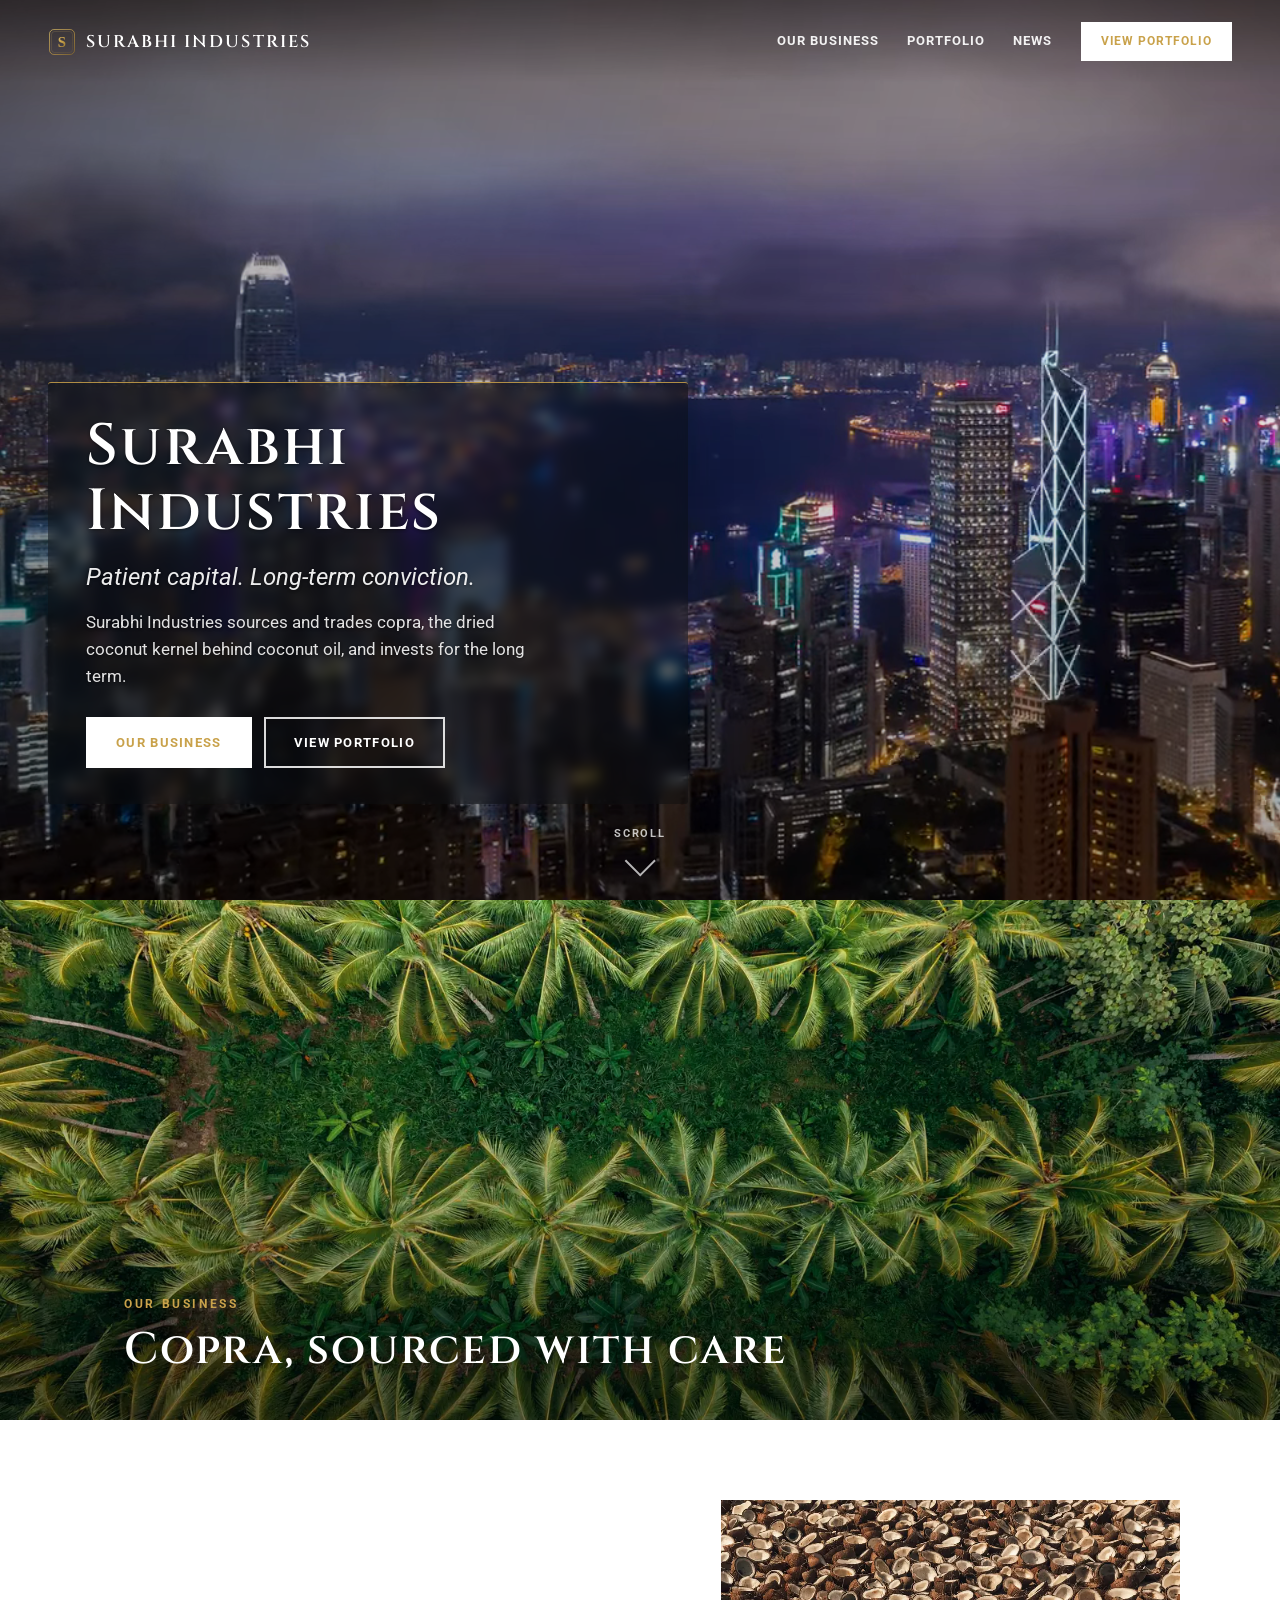
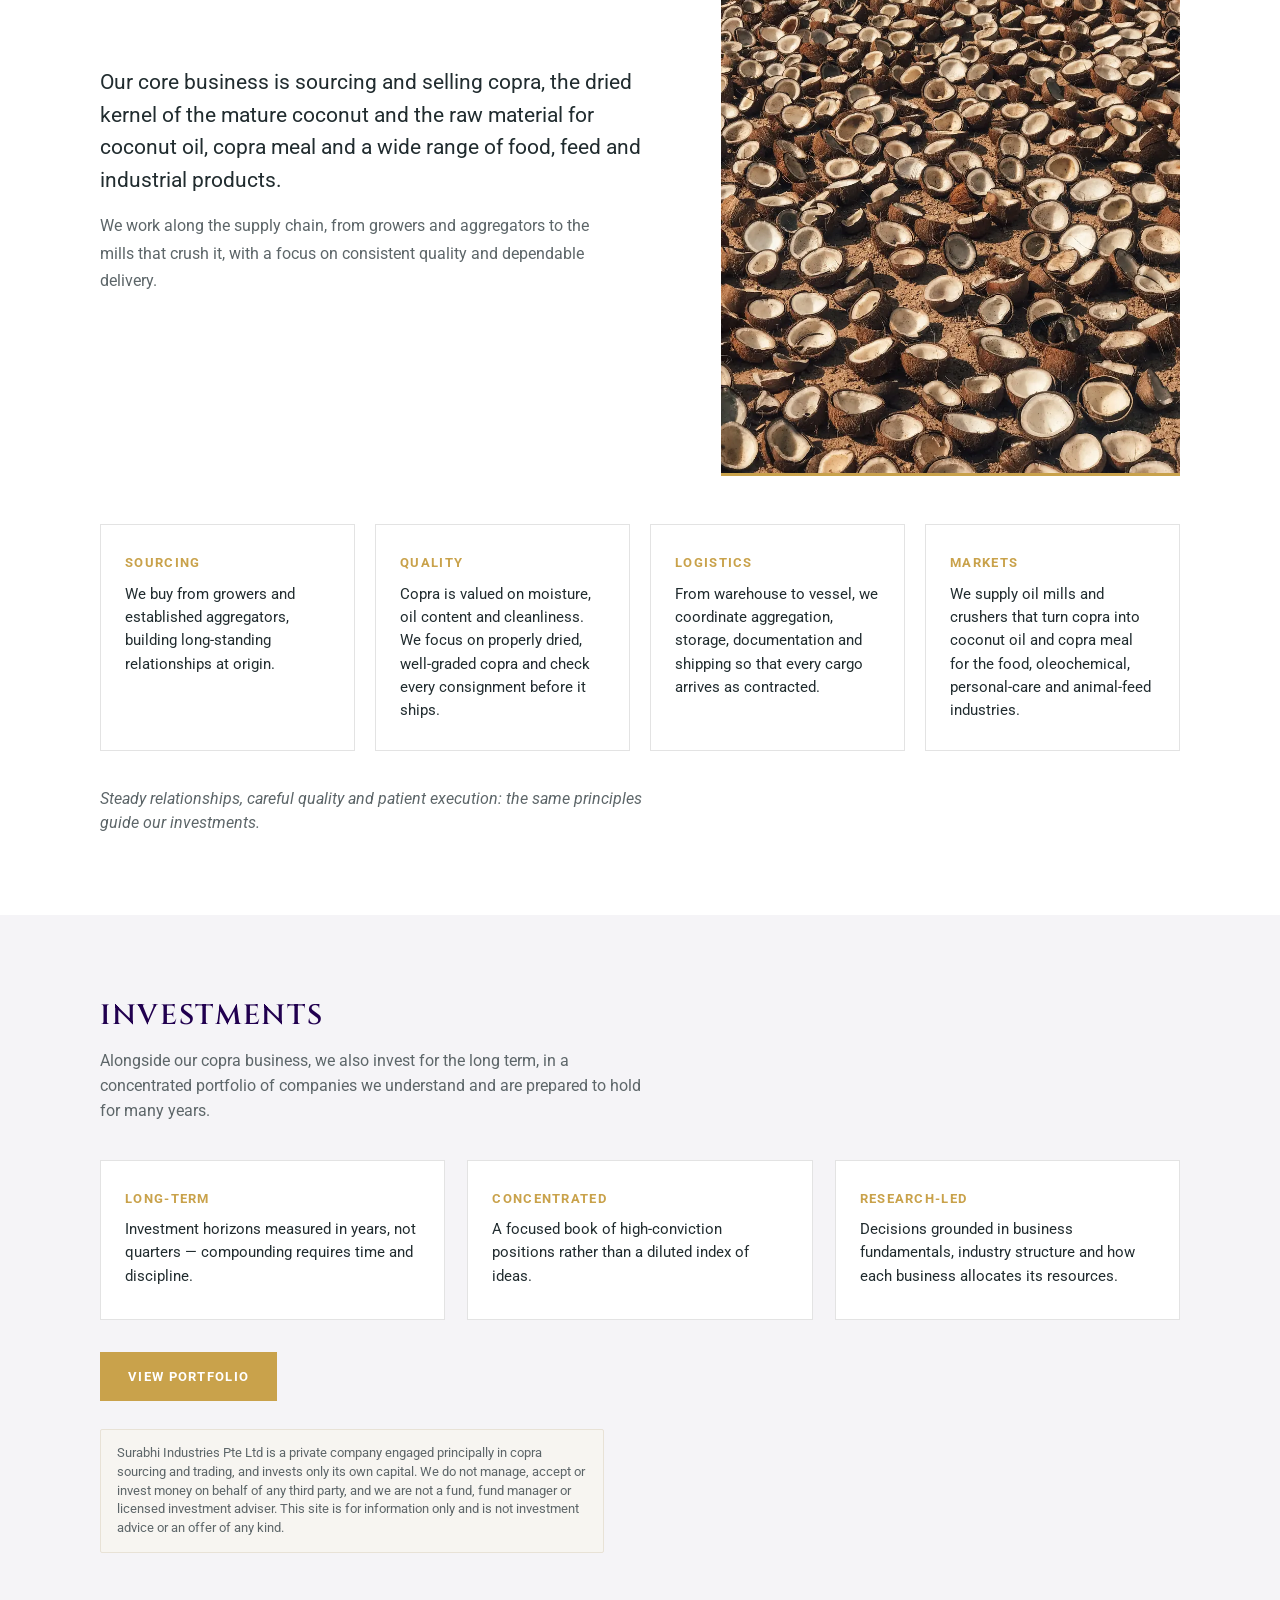
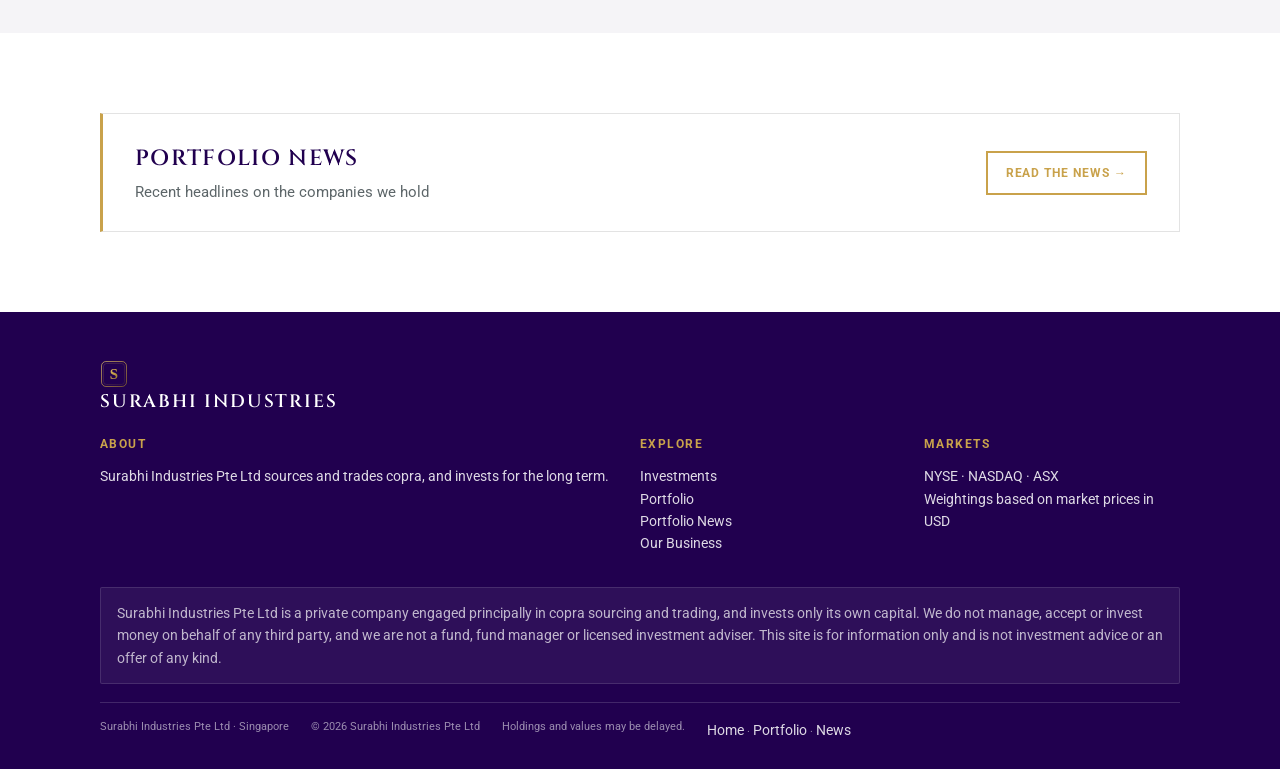
<file: index.html>
<!doctype html>
<html lang="en">
<head>
  <meta charset="utf-8" />
  <meta name="viewport" content="width=device-width, initial-scale=1, viewport-fit=cover" />
  <title>Surabhi Industries</title>
  <meta name="description" content="Surabhi Industries Pte Ltd sources and trades copra, and invests for the long term." />
  <meta name="theme-color" content="#21004f" />
  <meta property="og:title" content="Surabhi Industries" />
  <meta property="og:description" content="Copra sourcing and trading, and long-term investment." />
  <link rel="apple-touch-icon" href="media/apple-touch-icon.png" />
  <link rel="icon" type="image/png" sizes="32x32" href="media/favicon.png" />
  <link rel="icon" href="media/emblem-s.svg" type="image/svg+xml" />
  <link rel="preconnect" href="https://fonts.googleapis.com" />
  <link rel="preconnect" href="https://fonts.gstatic.com" crossorigin />
  <link href="https://fonts.googleapis.com/css2?family=Cinzel:wght@600&amp;family=Roboto:ital,wght@0,400;0,500;0,700;1,400&amp;display=swap" rel="stylesheet" />
  <link rel="stylesheet" href="home.css?v=20261011-4" />
</head>
<body>

<header class="home-header">
    <a class="brand" href="index.html"><img class="emblem" src="media/emblem-s.svg" alt="" width="28" height="28"><span>Surabhi Industries</span></a>
    <nav class="home-nav" aria-label="Primary">
      <a href="#business">Our Business</a>
      <a href="portfolio.html">Portfolio</a>
      <a href="news.html">News</a>
      <a class="btn-nav" href="portfolio.html">View Portfolio</a>
    </nav>
  </header>

  <section class="hero" id="top" aria-label="Introduction">
    <div class="hero-media" style="background-image:url('media/hero-marina-poster.jpg')">
      <video autoplay muted loop playsinline preload="none" poster="media/hero-marina-poster.jpg" aria-hidden="true"></video>
    </div>
    <div class="hero-overlay" aria-hidden="true"></div>
    <div class="hero-inner">
      <div class="hero-panel">
      <h1>Surabhi Industries</h1>
      <p class="hero-tag">Patient capital. Long-term conviction.</p>
      <p class="hero-line">Surabhi Industries sources and trades copra, the dried coconut kernel behind coconut oil, and invests for the long term.</p>
      <div class="hero-ctas">
        <a class="btn-hero" href="#business">Our Business</a>
        <a class="btn-hero btn-hero-ghost" href="portfolio.html">View Portfolio</a>
      </div>
      </div>
    </div>
    <a class="hero-scroll" href="#business" aria-label="Scroll to content">
      <span>Scroll</span><span class="chev" aria-hidden="true"></span>
    </a>
  </section>

  <section class="biz" id="business" aria-labelledby="bizTitle">
    <div class="biz-band">
      <picture>
        <source srcset="media/business-plantation.webp" type="image/webp">
        <img src="media/business-plantation.jpg" alt="Rows of coconut palms seen from above" width="1600" height="800" loading="lazy" decoding="async">
      </picture>
      <div class="biz-band-overlay" aria-hidden="true"></div>
      <div class="biz-band-inner">
        <p class="biz-kicker">Our Business</p>
        <h2 id="bizTitle">Copra, sourced with care</h2>
      </div>
    </div>
    <div class="section biz-body">
      <div class="section-inner">
        <div class="biz-intro">
          <div class="biz-intro-text">
            <p class="biz-lead">Our core business is sourcing and selling copra, the dried kernel of the mature coconut and the raw material for coconut oil, copra meal and a wide range of food, feed and industrial products.</p>
            <p>We work along the supply chain, from growers and aggregators to the mills that crush it, with a focus on consistent quality and dependable delivery.</p>
          </div>
          <figure class="biz-photo">
            <picture>
              <source srcset="media/business-drying-yard.webp" type="image/webp">
              <img src="media/business-drying-yard.jpg" alt="Coconut halves drying in the sun" width="900" height="1125" loading="lazy" decoding="async">
            </picture>
          </figure>
        </div>
        <div class="cards-4">
          <article class="card">
            <h3>Sourcing</h3>
            <p>We buy from growers and established aggregators, building long-standing relationships at origin.</p>
          </article>
          <article class="card">
            <h3>Quality</h3>
            <p>Copra is valued on moisture, oil content and cleanliness. We focus on properly dried, well-graded copra and check every consignment before it ships.</p>
          </article>
          <article class="card">
            <h3>Logistics</h3>
            <p>From warehouse to vessel, we coordinate aggregation, storage, documentation and shipping so that every cargo arrives as contracted.</p>
          </article>
          <article class="card">
            <h3>Markets</h3>
            <p>We supply oil mills and crushers that turn copra into coconut oil and copra meal for the food, oleochemical, personal-care and animal-feed industries.</p>
          </article>
        </div>
        <p class="biz-close">Steady relationships, careful quality and patient execution: the same principles guide our investments.</p>
      </div>
    </div>
  </section>

  <section class="section alt" id="investments">
    <div class="section-inner">
      <h2>Investments</h2>
      <p class="lead">Alongside our copra business, we also invest for the long term, in a concentrated portfolio of companies we understand and are prepared to hold for many years.</p>
      <div class="cards-3">
        <article class="card">
          <h3>Long-term</h3>
          <p>Investment horizons measured in years, not quarters — compounding requires time and discipline.</p>
        </article>
        <article class="card">
          <h3>Concentrated</h3>
          <p>A focused book of high-conviction positions rather than a diluted index of ideas.</p>
        </article>
        <article class="card">
          <h3>Research-led</h3>
          <p>Decisions grounded in business fundamentals, industry structure and how each business allocates its resources.</p>
        </article>
      </div>
      <p class="inv-cta"><a class="btn-gold" href="portfolio.html">View Portfolio</a></p>
      <p class="legal-disclosure inv-disclosure">Surabhi Industries Pte Ltd is a private company engaged principally in copra sourcing and trading, and invests only its own capital. We do not manage, accept or invest money on behalf of any third party, and we are not a fund, fund manager or licensed investment adviser. This site is for information only and is not investment advice or an offer of any kind.</p>
    </div>
  </section>

  <section class="section" id="insights">
    <div class="section-inner">
      <a class="news-cta" href="news.html">
        <span class="news-cta-text">
          <span class="news-cta-kicker">Portfolio News</span>
          <span class="news-cta-title">Recent headlines on the companies we hold</span>
        </span>
        <span class="news-cta-go">Read the news <span aria-hidden="true">&rarr;</span></span>
      </a>
    </div>
  </section>

  <footer class="home-footer">
    <div class="home-footer-inner">
      <a class="brand" href="index.html"><img class="emblem" src="media/emblem-s.svg" alt="" width="26" height="26"><span>Surabhi Industries</span></a>
      <div class="home-footer-grid">
        <div>
          <h4>About</h4>
          <p>Surabhi Industries Pte Ltd sources and trades copra, and invests for the long term.</p>
        </div>
        <div>
          <h4>Explore</h4>
          <p><a href="#investments">Investments</a></p>
          <p><a href="portfolio.html">Portfolio</a></p>
          <p><a href="news.html">Portfolio News</a></p>
          <p><a href="#business">Our Business</a></p>
        </div>
        <div>
          <h4>Markets</h4>
          <p>NYSE · NASDAQ · ASX</p>
          <p>Weightings based on market prices in USD</p>
        </div>
      </div>
      <p class="legal-disclosure foot-disclosure">Surabhi Industries Pte Ltd is a private company engaged principally in copra sourcing and trading, and invests only its own capital. We do not manage, accept or invest money on behalf of any third party, and we are not a fund, fund manager or licensed investment adviser. This site is for information only and is not investment advice or an offer of any kind.</p>
      <div class="home-foot-bar">
        <span>Surabhi Industries Pte Ltd · Singapore</span>
        <span>© 2026 Surabhi Industries Pte Ltd</span>
        <span>Holdings and values may be delayed.</span>
        <span><a href="index.html">Home</a> · <a href="portfolio.html">Portfolio</a> · <a href="news.html">News</a></span>
      </div>
    </div>
  </footer>

  <script src="home.js?v=20261011-2"></script>
</body>
</html>
</file>
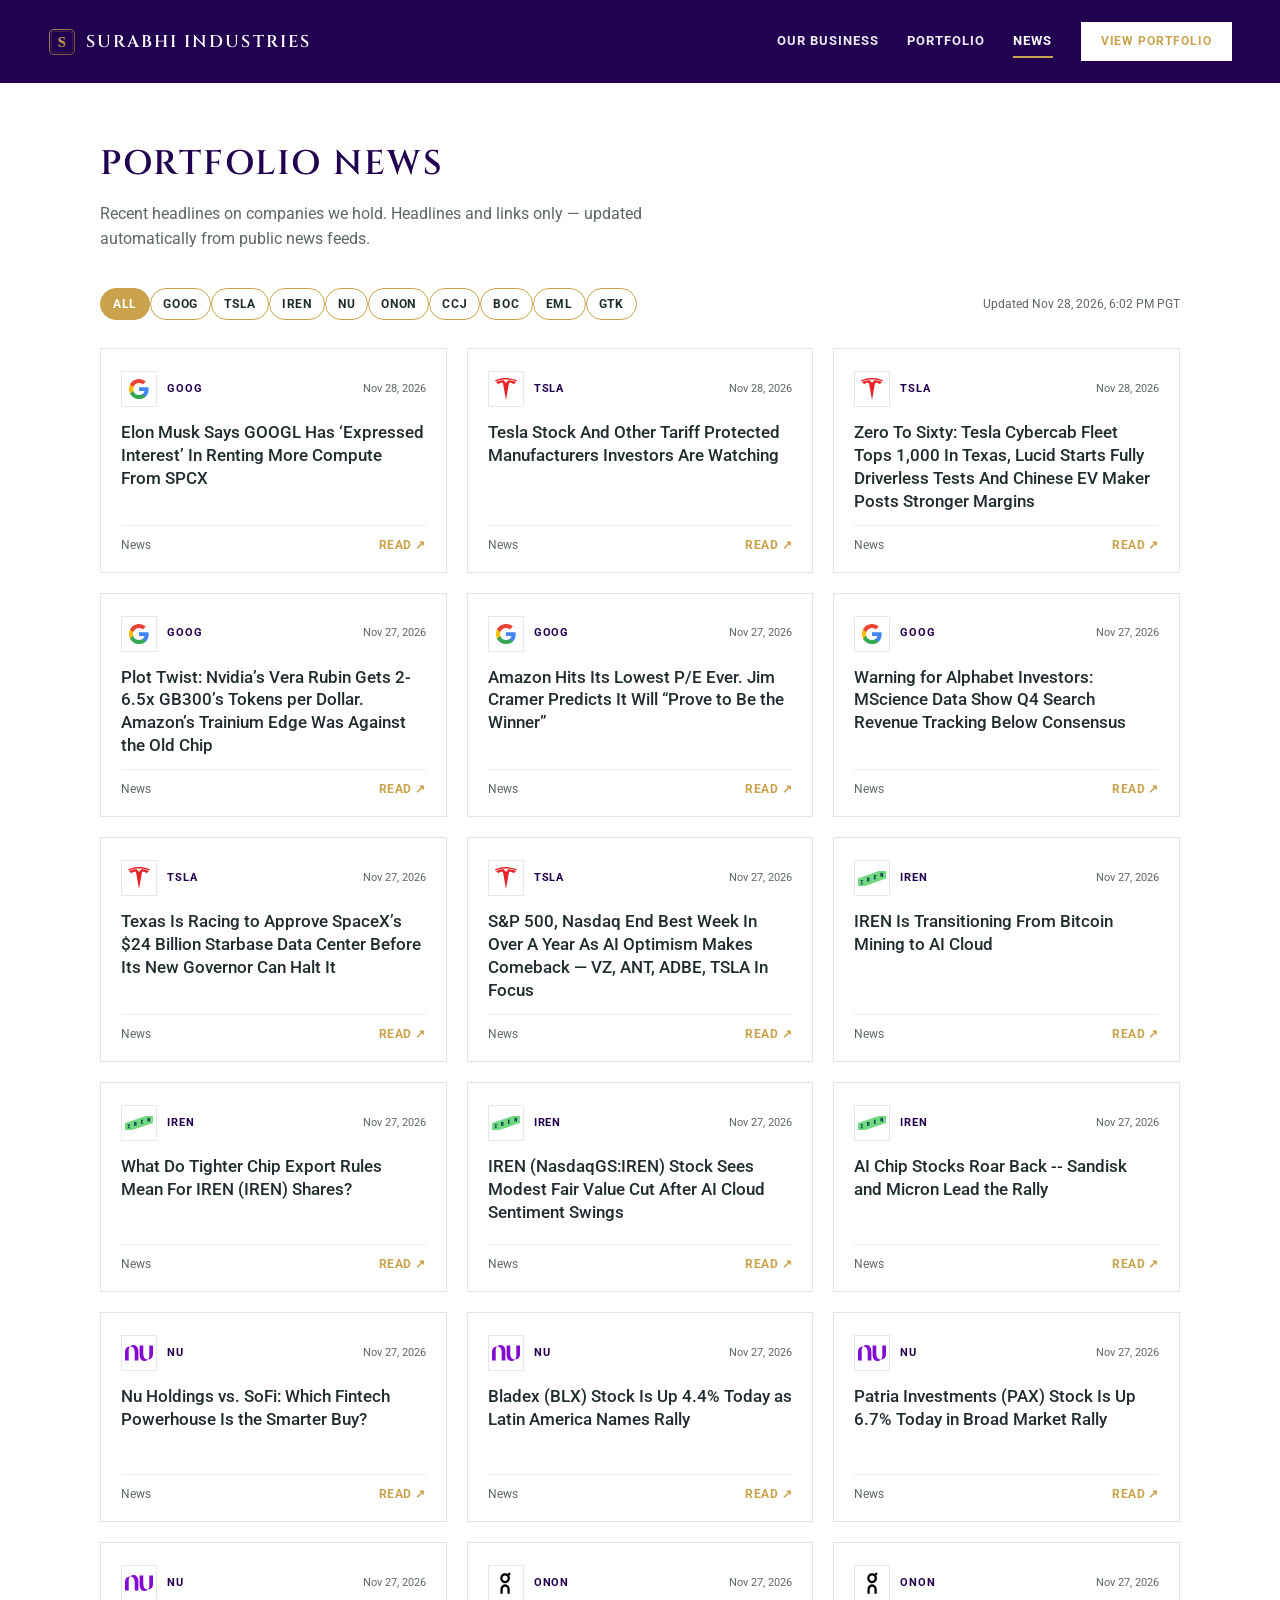
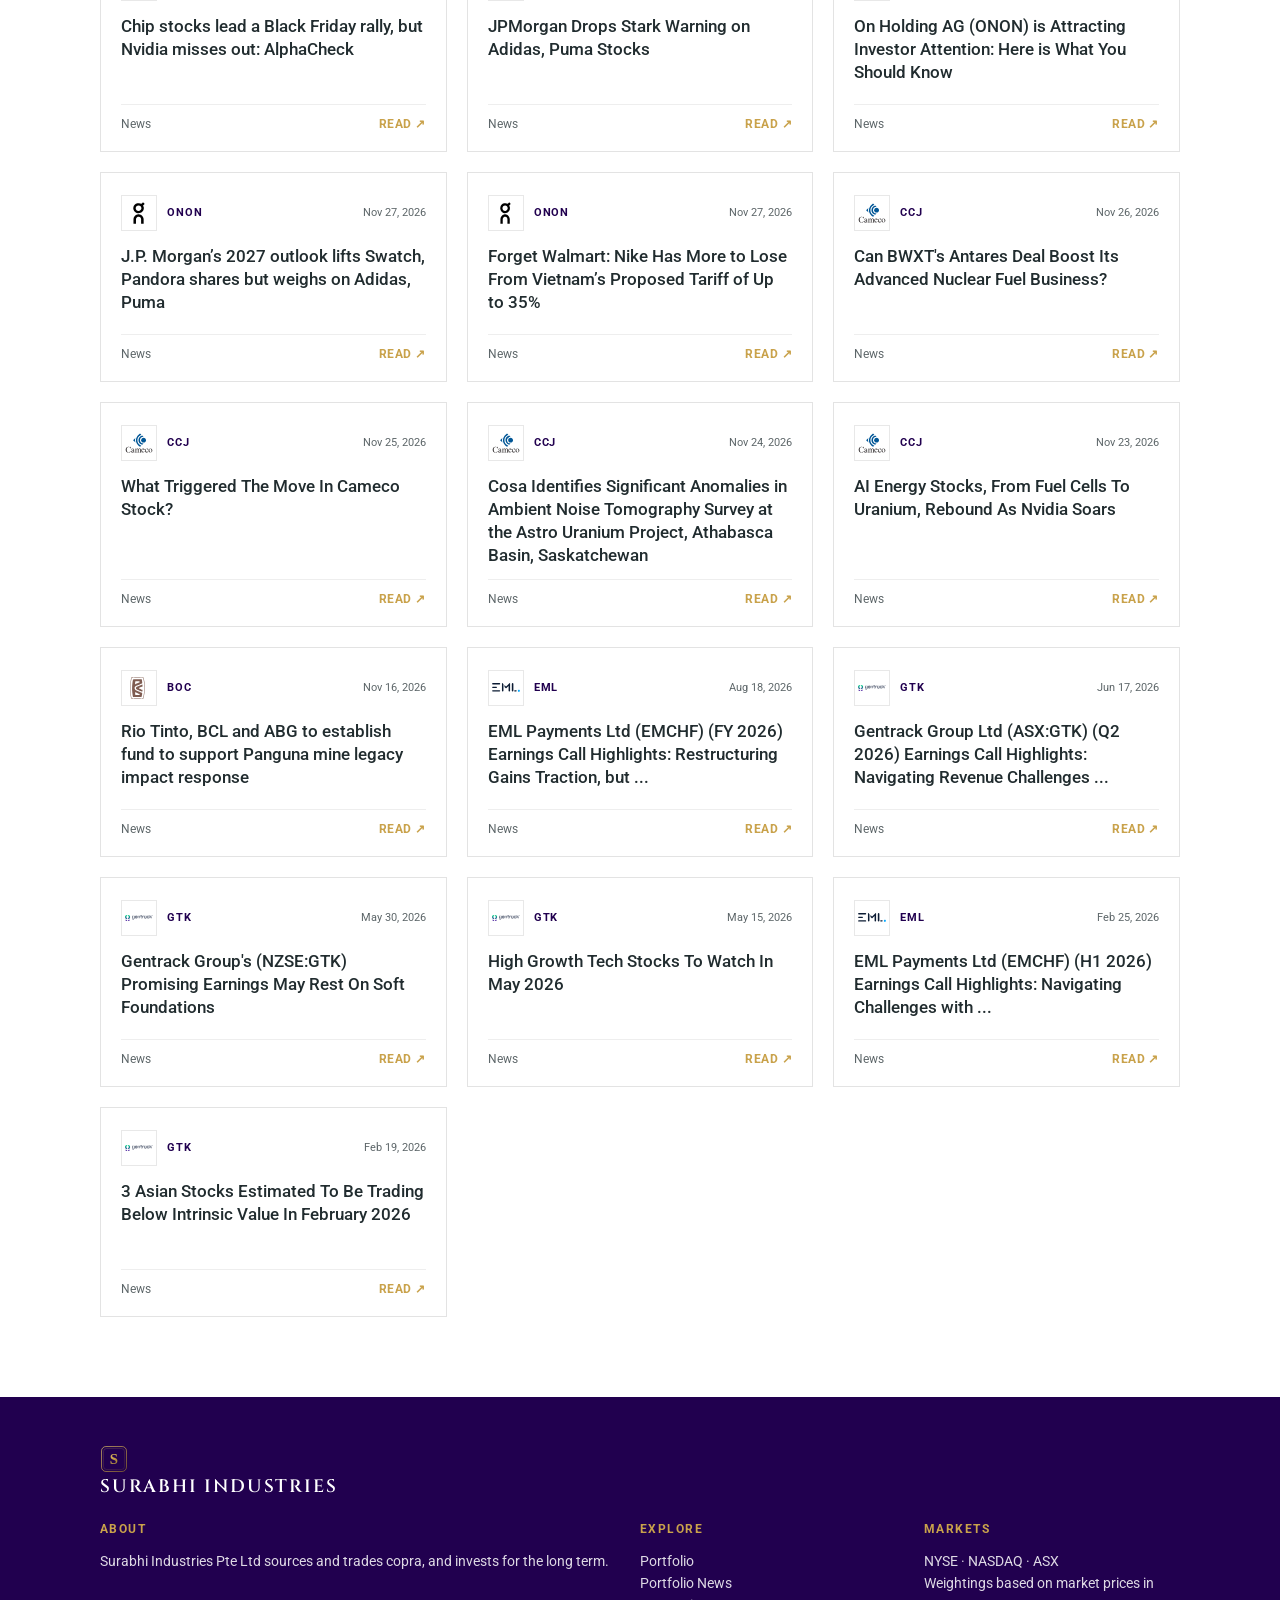
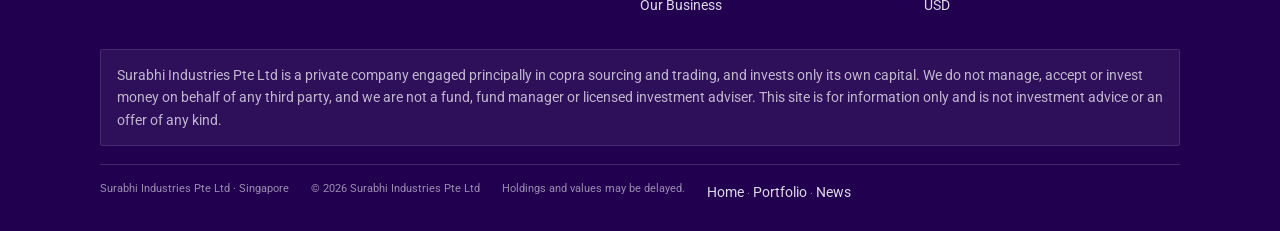
<file: news.html>
<!doctype html>
<html lang="en">
<head>
  <meta charset="utf-8" />
  <meta name="viewport" content="width=device-width, initial-scale=1, viewport-fit=cover" />
  <title>Surabhi Industries | Portfolio News</title>
  <meta name="description" content="Recent headlines on the companies held by Surabhi Industries Pte Ltd." />
  <meta name="theme-color" content="#21004f" />
  <meta property="og:title" content="Surabhi Industries | Portfolio News" />
  <meta property="og:description" content="Patient capital. Long-term conviction." />
  <link rel="apple-touch-icon" href="media/apple-touch-icon.png" />
  <link rel="icon" type="image/png" sizes="32x32" href="media/favicon.png" />
  <link rel="icon" href="media/emblem-s.svg" type="image/svg+xml" />
  <link rel="preconnect" href="https://fonts.googleapis.com" />
  <link rel="preconnect" href="https://fonts.gstatic.com" crossorigin />
  <link href="https://fonts.googleapis.com/css2?family=Cinzel:wght@600&amp;family=Roboto:ital,wght@0,400;0,500;0,700;1,400&amp;display=swap" rel="stylesheet" />
  <link rel="stylesheet" href="home.css?v=20261011-4" />
</head>
<body class="news-page">

<header class="home-header solid">
    <a class="brand" href="index.html"><img class="emblem" src="media/emblem-s.svg" alt="" width="28" height="28"><span>Surabhi Industries</span></a>
    <nav class="home-nav" aria-label="Primary">
      <a href="index.html#business">Our Business</a>
      <a href="portfolio.html">Portfolio</a>
      <a class="on" href="news.html" aria-current="page">News</a>
      <a class="btn-nav" href="portfolio.html">View Portfolio</a>
    </nav>
  </header>

  <main>
  <section class="section" id="insights">
    <div class="section-inner">
      <h1 class="page-title">Portfolio News</h1>
      <p class="lead">Recent headlines on companies we hold. Headlines and links only — updated automatically from public news feeds.</p>
      <div class="news-toolbar">
        <div id="news-filters" aria-label="Filter by company"></div>
        <span class="news-meta" id="news-updated"></span>
      </div>
      <div class="news-grid" id="news-grid">
        <p class="news-empty">Loading headlines…</p>
      </div>
    </div>
  </section>
  </main>

  <footer class="home-footer">
    <div class="home-footer-inner">
      <a class="brand" href="index.html"><img class="emblem" src="media/emblem-s.svg" alt="" width="26" height="26"><span>Surabhi Industries</span></a>
      <div class="home-footer-grid">
        <div>
          <h4>About</h4>
          <p>Surabhi Industries Pte Ltd sources and trades copra, and invests for the long term.</p>
        </div>
        <div>
          <h4>Explore</h4>
          <p><a href="portfolio.html">Portfolio</a></p>
          <p><a href="news.html">Portfolio News</a></p>
          <p><a href="index.html#business">Our Business</a></p>
        </div>
        <div>
          <h4>Markets</h4>
          <p>NYSE · NASDAQ · ASX</p>
          <p>Weightings based on market prices in USD</p>
        </div>
      </div>
      <p class="legal-disclosure foot-disclosure">Surabhi Industries Pte Ltd is a private company engaged principally in copra sourcing and trading, and invests only its own capital. We do not manage, accept or invest money on behalf of any third party, and we are not a fund, fund manager or licensed investment adviser. This site is for information only and is not investment advice or an offer of any kind.</p>
      <div class="home-foot-bar">
        <span>Surabhi Industries Pte Ltd · Singapore</span>
        <span>© 2026 Surabhi Industries Pte Ltd</span>
        <span>Holdings and values may be delayed.</span>
        <span><a href="index.html">Home</a> · <a href="portfolio.html">Portfolio</a> · <a href="news.html">News</a></span>
      </div>
    </div>
  </footer>

  <script src="home.js?v=20261011-2"></script>
</body>
</html>
</file>
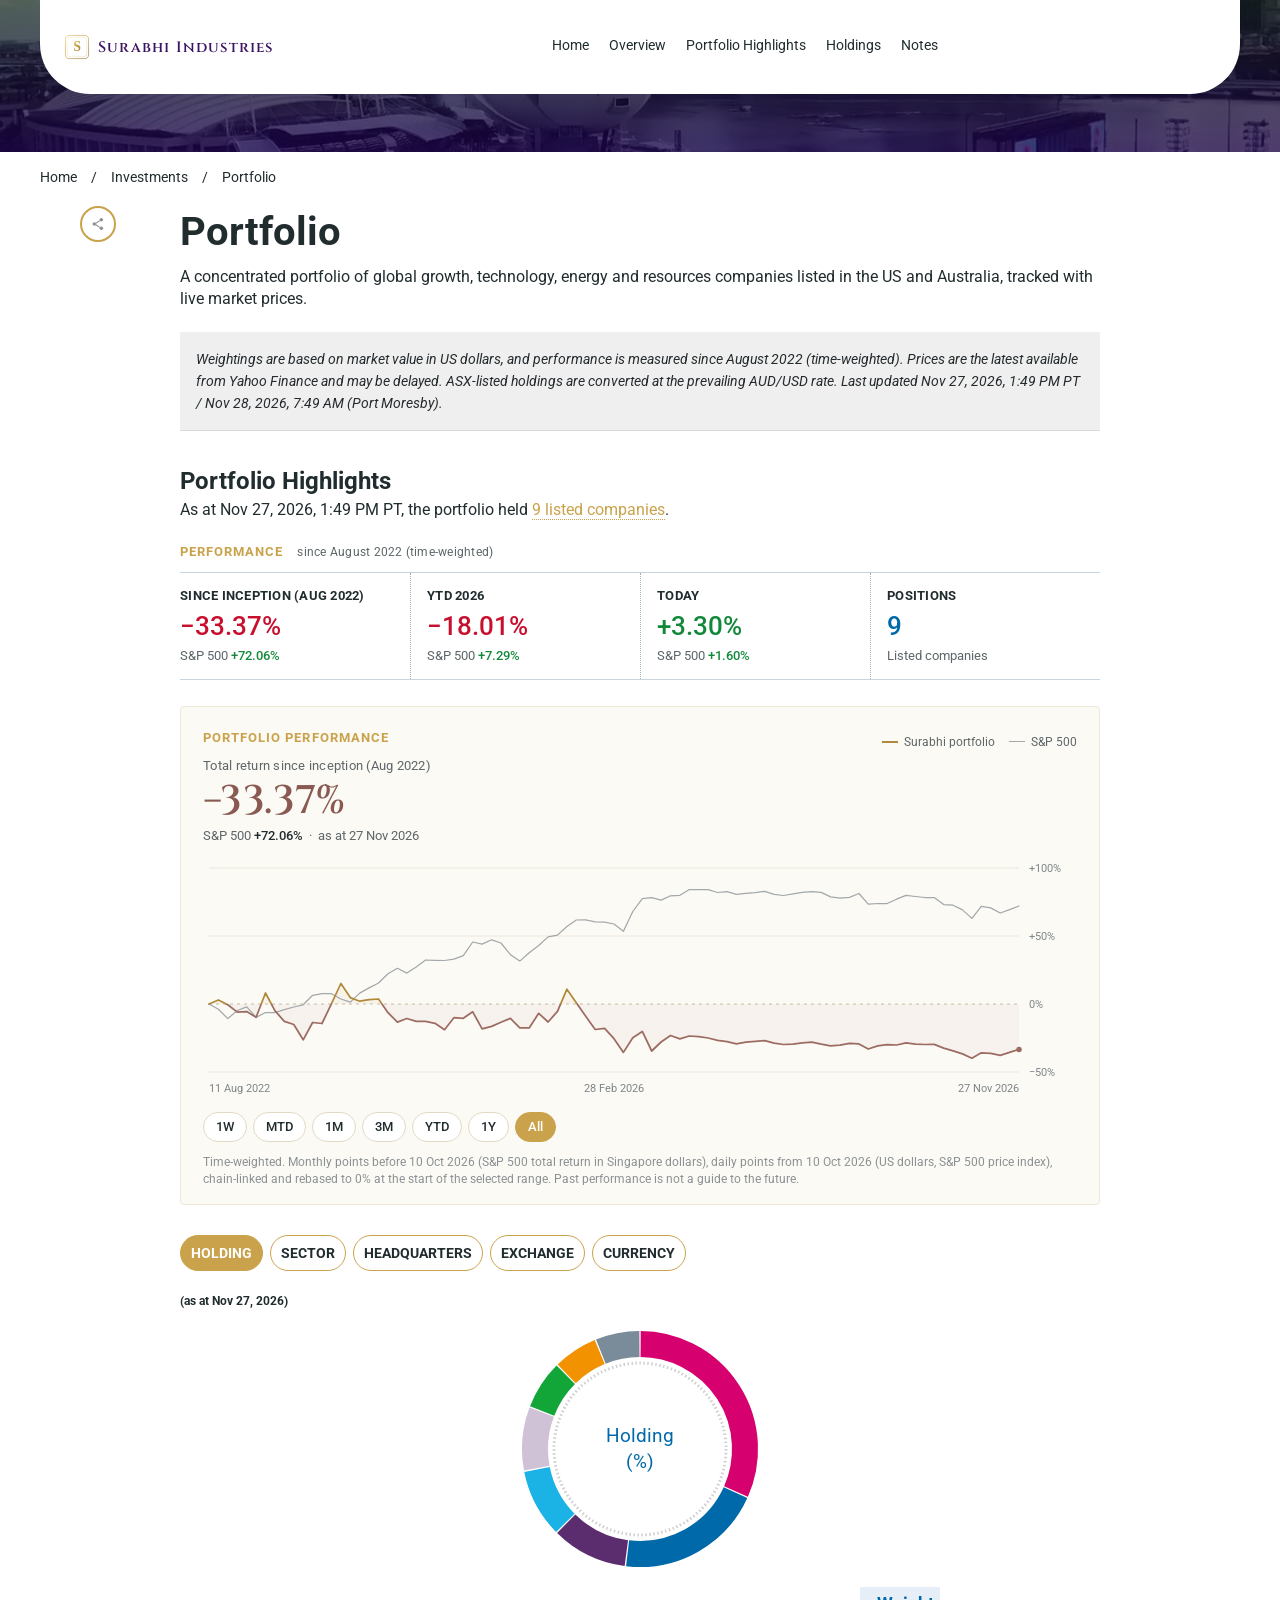
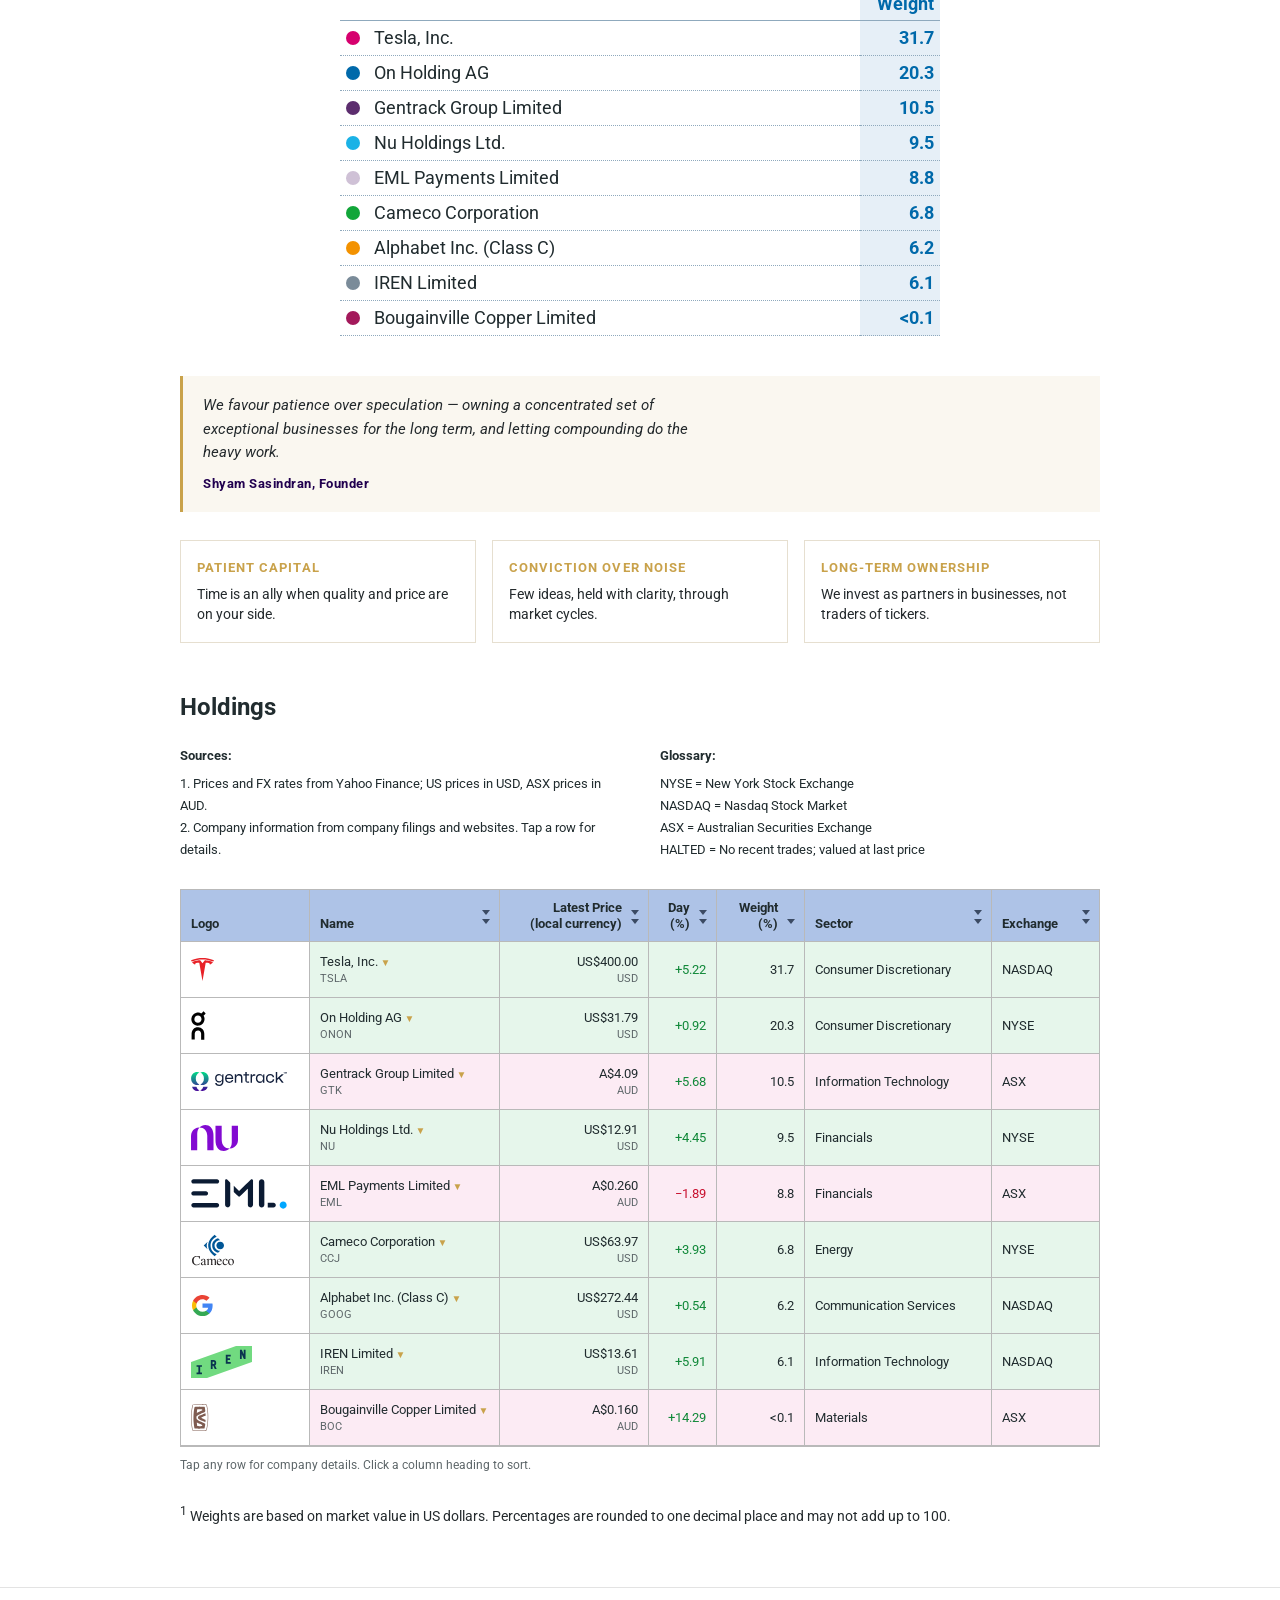
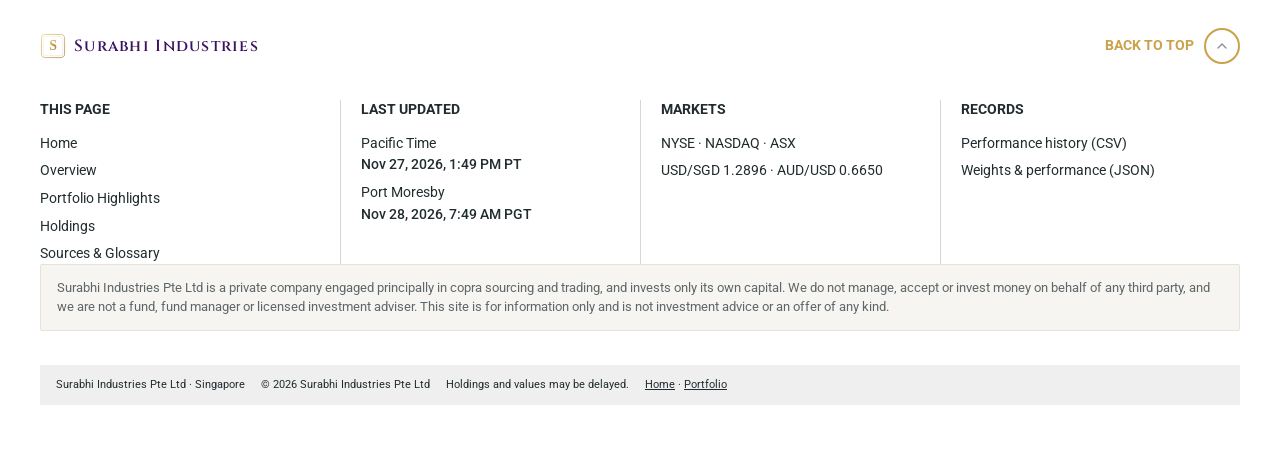
<file: portfolio.html>
<!doctype html>
<html lang="en" class="loading">
<head>
  <meta charset="utf-8" />
  <script>window.__loaderStart=Date.now();</script>
  <meta name="viewport" content="width=device-width, initial-scale=1, viewport-fit=cover" />
  <title>Surabhi Industries | Portfolio</title>
  <meta name="description" content="Surabhi Industries portfolio — holdings, allocation and performance." />
  <meta name="theme-color" content="#21004f" />
  <meta property="og:title" content="Surabhi Industries | Portfolio" />
  <meta property="og:description" content="Surabhi Industries portfolio — holdings, allocation and daily performance." />
  <link rel="apple-touch-icon" href="media/apple-touch-icon.png" />
  <link rel="icon" type="image/png" sizes="32x32" href="media/favicon.png" />
  <link rel="icon" href="media/emblem-s.svg" type="image/svg+xml" />
  <link rel="preconnect" href="https://fonts.googleapis.com" />
  <link rel="preconnect" href="https://fonts.gstatic.com" crossorigin />
  <link href="https://fonts.googleapis.com/css2?family=Cinzel:wght@600&amp;family=Roboto:ital,wght@0,400;0,500;0,700;1,400&amp;display=swap" rel="stylesheet" />
  <style id="loader-critical">
    html.loading,html.loading body{background:#21004f!important}
    html.loading body>*:not(#site-loader){visibility:hidden!important}
    #site-loader{position:fixed;inset:0;z-index:99999;display:flex;align-items:center;justify-content:center;
      background:#21004f;color:#fff;transition:opacity .3s ease,visibility .3s ease}
    #site-loader.is-done{opacity:0;visibility:hidden;pointer-events:none}
    #site-loader .loader-inner{text-align:center;width:min(420px,86vw);padding:24px}
    #site-loader .loader-wordmark{font-family:Cinzel,"Times New Roman",serif;font-weight:600;font-size:clamp(22px,4vw,32px);
      letter-spacing:.12em;text-transform:uppercase;margin-bottom:8px}
    #site-loader .loader-sub{font-family:Roboto,Helvetica,Arial,sans-serif;font-size:13px;letter-spacing:.16em;
      text-transform:uppercase;color:rgba(255,255,255,.7);margin-bottom:28px}
    #site-loader .loader-track{height:2px;background:rgba(255,255,255,.18);width:100%;overflow:hidden;margin-bottom:14px}
    #site-loader .loader-bar{height:100%;width:0;background:#C9A24B}
    #site-loader .loader-pct{font-family:Roboto,Helvetica,Arial,sans-serif;font-size:28px;font-weight:500;letter-spacing:.04em;color:#fff}
    @media (prefers-reduced-motion:reduce){
      #site-loader{transition-duration:.15s}
      #site-loader .loader-bar{transition:none}
    }
  </style>
  <link rel="stylesheet" href="styles.css?v=20261010-2" />
  <script>
    // Skip loader immediately when ?noloader=1 (preview/QA); avoids FOUC behind overlay.
    if (/(?:^|[?&])noloader(?:=|&|$)/.test(location.search)) document.documentElement.classList.remove('loading');
  </script>
</head>
<body>

  <div id="site-loader" role="progressbar" aria-valuemin="0" aria-valuemax="100" aria-valuenow="0" aria-label="Loading">
    <div class="loader-inner">
      <div class="loader-wordmark"><img src="media/emblem-s.svg" alt="" width="36" height="36" style="display:block;margin:0 auto 12px"><span>Surabhi Industries</span></div>
      <div class="loader-sub">Portfolio</div>
      <div class="loader-track"><div id="loader-bar" class="loader-bar"></div></div>
      <div id="loader-pct" class="loader-pct">0%</div>
    </div>
  </div>
  <script src="loader.js?v=20261010-2"></script>

  <div class="band">
    <header class="site-header">
      <a class="wordmark" href="index.html" id="wordmark"><img class="emblem" src="media/emblem-s.svg" alt="" width="26" height="26"><span>Surabhi Industries</span></a>
      <nav class="nav" aria-label="Sections">
        <a href="index.html">Home</a>
        <a href="#overview">Overview</a>
        <a href="#highlights">Portfolio Highlights</a>
        <a href="#holdings">Holdings</a>
        <a href="#notes">Notes</a>
      </nav>
      <div class="tools">
        <button id="privacy" class="icon-btn vals-only" title="Hide amounts" aria-label="Hide amounts">
          <svg viewBox="0 0 24 24" width="22" height="22" fill="none" stroke="currentColor" stroke-width="1.8" stroke-linecap="round"><path d="M2 12s3.6-7 10-7 10 7 10 7-3.6 7-10 7S2 12 2 12z"/><circle cx="12" cy="12" r="3"/></svg>
        </button>
        <div class="ccy-switch vals-only" role="group" aria-label="Currency">
          <button data-ccy="USD" class="on">USD</button>
          <button class="knob" id="ccyKnob" aria-label="Toggle currency"><span></span></button>
          <button data-ccy="SGD">SGD</button>
        </div>
      </div>
    </header>
  </div>

  <nav class="crumbs" aria-label="Breadcrumb"><a href="index.html">Home</a><span>/</span><a href="#holdings">Investments</a><span>/</span><span class="cur" id="crumbTitle">Portfolio</span></nav>

  <main class="content" id="top">
    <section id="overview" class="title-row">
      <button class="share" id="share" title="Share" aria-label="Share">
        <svg viewBox="0 0 24 24" width="16" height="16" fill="currentColor"><circle cx="17" cy="5.5" r="2.6"/><circle cx="6.5" cy="12" r="2.6"/><circle cx="17" cy="18.5" r="2.6"/><path d="M8.6 10.8l6.3-3.9M8.6 13.2l6.3 3.9" stroke="currentColor" stroke-width="1.6"/></svg>
      </button>
      <h1 id="title">Portfolio</h1>
      <p class="lede">A concentrated portfolio of global growth, technology, energy and resources companies listed in the US and Australia, tracked with live market prices.</p>
      <div class="notebox">
        <p class="novals-only">Weightings are based on market value in US dollars, and <span id="noteMeasured">performance is measured in US dollars from 10 October 2026</span>. Prices are the latest available from Yahoo Finance and may be delayed. ASX-listed holdings are converted at the prevailing AUD/USD rate.
        Last updated <span id="noteUpdated2">—</span>.</p>
        <p class="vals-only">Unless otherwise stated, values are presented in <b id="noteCcy">US dollars</b>; switch to <span id="noteOther">Singapore dollars</span> with the currency toggle above. Prices are the latest available from Yahoo Finance and may be delayed. ASX-listed holdings are converted at the prevailing AUD/USD rate.
        Last updated <span id="noteUpdated">—</span>.</p>
      </div>
    </section>

    <section id="highlights">
      <h2>Portfolio Highlights</h2>
      <p class="sub-lede vals-only">As at <span id="asAt">—</span>, the net portfolio value was <a class="dotted money" id="totalLink" href="#holdings">—</a><span class="money" id="totalOther"></span>.</p>
      <p class="sub-lede novals-only">As at <span id="asAt2">—</span>, the portfolio held <a class="dotted" id="nHeld" href="#holdings">—</a>.</p>

      <div class="figures vals-only">
        <div class="fig"><p class="fig-l">Total value (USD)</p><p class="fig-v money" id="totUSD">—</p></div>
        <div class="fig"><p class="fig-l">Total value (SGD)</p><p class="fig-v money" id="totSGD">—</p></div>
        <div class="fig"><p class="fig-l">Day change</p><p class="fig-v" id="dayChg">—</p></div>
        <div class="fig"><p class="fig-l">Positions</p><p class="fig-v" id="nPos">—</p></div>
      </div>

      <div class="perf" id="perf" aria-label="Performance">
        <div class="perf-head"><h3>Performance</h3><span id="perfHeadSub">US$ · time-weighted · from 10 Oct 2026</span></div>
        <div class="figures perf-figs" id="perfFigs">
          <div class="fig"><p class="fig-l" id="pfSinceL">Since 10 Oct 2026</p><p class="fig-v" id="pfSince">—</p><p class="fig-b" id="pfSinceB"></p></div>
          <div class="fig"><p class="fig-l" id="pfYtdL">YTD 2026</p><p class="fig-v" id="pfYtd">—</p><p class="fig-b" id="pfYtdB"></p></div>
          <div class="fig"><p class="fig-l">Today</p><p class="fig-v" id="pfDay">—</p><p class="fig-b" id="pfDayB"></p></div>
          <div class="fig novals-only"><p class="fig-l">Positions</p><p class="fig-v" id="nPos2">—</p><p class="fig-b">Listed companies</p></div>
        </div>
        <figure class="pchart" id="pChart" aria-labelledby="pcTitle">
          <div class="pc-top">
            <div>
              <h3 class="pc-title" id="pcTitle">Portfolio performance</h3>
              <p class="pc-label" id="pcLabel">Total return since 10 Oct 2026</p>
              <p class="pc-big" id="pcBig">—</p>
              <p class="pc-bench" id="pcBench"></p>
            </div>
            <div class="pc-legend">
              <span class="pc-key"><i class="sw sw-p"></i>Surabhi portfolio</span>
              <button type="button" class="pc-key pc-toggle" id="pcSpx" aria-pressed="true"><i class="sw sw-s"></i>S&amp;P 500</button>
            </div>
          </div>
          <div class="pc-plot" id="pcPlot">
            <svg id="pcSvg" role="img" aria-label="Portfolio performance versus S&amp;P 500, percent change since 10 Oct 2026"></svg>
            <div class="pc-tip" id="pcTip" hidden></div>
          </div>
          <p class="pc-note" id="pcNote" hidden>Tracking began 10 Oct 2026; the chart builds daily.</p>
          <div class="pc-pills" id="pcPills" role="group" aria-label="Chart range">
            <button type="button" data-r="1W">1W</button><button type="button" data-r="MTD">MTD</button><button type="button" data-r="1M">1M</button><button type="button" data-r="3M">3M</button><button type="button" data-r="YTD">YTD</button><button type="button" data-r="1Y">1Y</button><button type="button" data-r="ALL">All</button>
          </div>
          <figcaption class="pc-cap" id="pcCap">Time-weighted, in US dollars, rebased to 0% at the 10 Oct 2026 close. S&amp;P 500 price index for comparison. Past performance is not a guide to the future.</figcaption>
        </figure>
      </div>

      <div class="tabs" role="tablist" id="tabs">
        <button role="tab" data-g="holding" class="selected">Holding</button>
        <button role="tab" data-g="sector">Sector</button>
        <button role="tab" data-g="hq">Headquarters</button>
        <button role="tab" data-g="exchange">Exchange</button>
        <button role="tab" data-g="currency">Currency</button>
      </div>
      <p class="as-at" id="chartAsAt">(as at —)</p>

      <div class="chart">
        <div class="donut-wrap">
          <svg id="donut" viewBox="0 0 240 240" role="img" aria-label="Allocation chart"></svg>
          <div class="donut-center"><span id="dcLabel">Holding</span><span>(%)</span></div>
        </div>
        <table class="legend">
          <thead><tr><th></th><th class="num vals-only">Value</th><th class="num hl">Weight</th></tr></thead>
          <tbody id="legend"></tbody>
        </table>
      </div>
    </section>

    <section id="philosophy" class="philosophy">
      <div class="founder-note">
        <p>We favour patience over speculation — owning a concentrated set of exceptional businesses for the long term, and letting compounding do the heavy work.</p>
        <p class="by">Shyam Sasindran, Founder</p>
      </div>
      <div class="principles" aria-label="Principles">
        <article class="principle"><h3>Patient capital</h3><p>Time is an ally when quality and price are on your side.</p></article>
        <article class="principle"><h3>Conviction over noise</h3><p>Few ideas, held with clarity, through market cycles.</p></article>
        <article class="principle"><h3>Long-term ownership</h3><p>We invest as partners in businesses, not traders of tickers.</p></article>
      </div>
    </section>

    <section id="holdings">
      <h2 class="h2-lg">Holdings</h2>
      <div class="sources" id="notes">
        <div>
          <p class="b">Sources:</p>
          <ol>
            <li>Prices and FX rates from Yahoo Finance; US prices in USD, ASX prices in AUD.</li>
            <li>Company information from company filings and websites. Tap a row for details.</li>
          </ol>
        </div>
        <div>
          <p class="b">Glossary:</p>
          <p>NYSE = New York Stock Exchange<br>NASDAQ = Nasdaq Stock Market<br>ASX = Australian Securities Exchange<br>HALTED = No recent trades; valued at last price</p>
        </div>
      </div>

      <div class="table-wrap">
        <table class="holdings" id="htable">
          <thead>
            <tr>
              <th class="c-logo sticky">Logo</th>
              <th class="c-name sticky2 sort" data-k="name">Name</th>
              <th class="num sort vals-only" data-k="quantity">Quantity</th>
              <th class="num sort" data-k="price">Latest Price<br><span class="th-sub">(local currency)</span></th>
              <th class="num sort vals-only" data-k="usd" id="thValue">Value<br><span class="th-sub">(US$)</span></th>
              <th class="num sort" data-k="pct">Day<br><span class="th-sub">(%)</span></th>
              <th class="num sort" data-k="weight">Weight<br><span class="th-sub">(%)</span></th>
              <th class="sort" data-k="sector">Sector</th>
              <th class="sort" data-k="exchange">Exchange</th>
            </tr>
          </thead>
          <tbody id="rows"></tbody>
        </table>
      </div>
      <p class="hint">Tap any row for company details. Click a column heading to sort.</p>

      <div class="footnote" id="footnote"></div>
    </section>
  </main>

  <footer class="site-footer">
    <div class="foot-top">
      <a class="wordmark" id="wordmark2" href="index.html"><img class="emblem" src="media/emblem-s.svg" alt="" width="26" height="26"><span>Surabhi Industries</span></a>
      <a class="sitemap" href="#top">BACK TO TOP <span class="circ"><svg viewBox="0 0 24 24" width="16" height="16" fill="none" stroke="currentColor" stroke-width="2" stroke-linecap="round"><path d="M6 15l6-6 6 6"/></svg></span></a>
    </div>
    <div class="foot-cols">
      <div><h3>This page</h3><a href="index.html">Home</a><a href="#overview">Overview</a><a href="#highlights">Portfolio Highlights</a><a href="#holdings">Holdings</a><a href="#notes">Sources &amp; Glossary</a></div>
      <div><h3>Last updated</h3><p>Pacific Time</p><p class="t" id="tPT">—</p><p>Port Moresby</p><p class="t" id="tPOM">—</p></div>
      <div><h3>Markets</h3><p id="mkts">NYSE · NASDAQ · ASX</p><p id="fxLine">—</p></div>
      <div class="novals-only"><h3>Records</h3><a href="history.csv">Performance history (CSV)</a><a href="portfolio.json">Weights &amp; performance (JSON)</a></div>
      <div class="vals-only"><h3>Share</h3><a href="?ccy=USD">View in USD</a><a href="?ccy=SGD">View in SGD</a><a href="?private=1">Private view (amounts hidden)</a></div>
    </div>
    <p class="legal-disclosure foot-disclosure">Surabhi Industries Pte Ltd is a private company engaged principally in copra sourcing and trading, and invests only its own capital. We do not manage, accept or invest money on behalf of any third party, and we are not a fund, fund manager or licensed investment adviser. This site is for information only and is not investment advice or an offer of any kind.</p>
    <div class="foot-bar"><span>Surabhi Industries Pte Ltd · Singapore</span><span>© 2026 Surabhi Industries Pte Ltd</span><span>Holdings and values may be delayed.</span><span><a href="index.html">Home</a> · <a href="portfolio.html">Portfolio</a></span></div>
  </footer>
  <script src="app.js?v=20261010-2"></script>
</body>
</html>
</file>
<file: home.css>
/* Surabhi Industries — home (Temasek-inspired full-bleed video hero). */
:root{
  --ink:#212c2f; --muted:#5d6669; --purple:#21004f; --purple2:#3d1a6e;
  --teal:#C9A24B; --teal-b:#C9A24B; --gold:#C9A24B; --gold-h:#B08A3A; --line:#e3e3e3; --grey:#f5f4f7;
  --font:Roboto, Helvetica, Arial, sans-serif;
  --serif:Cinzel, "Times New Roman", serif;
}
*{box-sizing:border-box;margin:0;padding:0}
html{scroll-behavior:smooth;-webkit-text-size-adjust:100%}
body{font-family:var(--font);color:var(--ink);background:#fff;font-size:16px;line-height:1.5;-webkit-font-smoothing:antialiased}
a{color:inherit;text-decoration:none}
img{display:block;max-width:100%}
video{display:block}

/* —— floating header over hero —— */
.home-header{
  position:absolute;top:0;left:0;right:0;z-index:30;
  display:flex;align-items:center;justify-content:space-between;
  padding:22px 48px;color:#fff;
  background:linear-gradient(180deg, rgba(0,0,0,.35) 0%, rgba(0,0,0,0) 100%);
}
.home-header .brand{
  font-family:var(--serif);font-weight:600;font-size:17px;letter-spacing:.12em;
  color:#fff;text-transform:uppercase;display:inline-flex;align-items:center;gap:10px;
}
.home-header .brand .emblem,.home-footer .brand .emblem{width:28px;height:28px;flex:0 0 auto}
.home-footer .brand{display:inline-flex;align-items:center;gap:10px}
.home-nav{display:flex;align-items:center;gap:28px}
.home-nav a{
  font-size:13px;font-weight:700;letter-spacing:.08em;text-transform:uppercase;
  color:rgba(255,255,255,.92);border-bottom:2px solid transparent;padding:6px 0;
}
.home-nav a:hover,.home-nav a.on{border-bottom-color:var(--teal);color:#fff}
.home-nav a.btn-nav{
  font-size:12px;font-weight:700;letter-spacing:.08em;text-transform:uppercase;
  background:#fff;color:var(--gold);padding:11px 18px;border:2px solid #fff;
  border-bottom:2px solid #fff;white-space:nowrap;line-height:1.1;
}
.home-nav a.btn-nav:hover{
  background:var(--gold-h);border-color:var(--gold-h);color:#fff;border-bottom-color:var(--gold-h);
}

/* —— full-viewport video hero —— */
.hero{
  position:relative;min-height:100vh;min-height:100dvh;
  display:flex;align-items:flex-end;justify-content:flex-start;
  color:#fff;padding:0;overflow:hidden;background:#0a0a0a;
}
.hero-media{
  position:absolute;inset:0;z-index:0;
  background:#21004f center/cover no-repeat;
}
.hero-media video{
  width:100%;height:100%;object-fit:cover;
}
.hero-overlay{
  position:absolute;inset:0;z-index:1;pointer-events:none;
  /* Natural colours: no purple/blue tint — subtle black wash for text only */
  background:
    linear-gradient(180deg, rgba(0,0,0,.12) 0%, rgba(0,0,0,.08) 40%, rgba(0,0,0,.38) 100%),
    linear-gradient(105deg, rgba(0,0,0,.32) 0%, rgba(0,0,0,.12) 42%, transparent 68%);
}

.hero-inner{
  position:relative;z-index:2;max-width:920px;
  padding:0 48px 96px;text-align:left;
}
.hero-kicker{
  font-size:12px;font-weight:700;letter-spacing:.22em;text-transform:uppercase;
  color:var(--teal);margin-bottom:16px;
}
.hero h1{
  font-family:var(--serif);font-weight:600;font-size:clamp(34px,5.5vw,58px);
  line-height:1.12;letter-spacing:.04em;margin-bottom:16px;
}
.hero-tag{
  font-size:clamp(17px,2.2vw,24px);font-weight:400;font-style:italic;
  color:rgba(255,255,255,.92);margin-bottom:28px;line-height:1.35;max-width:28ch;
}
.btn-hero{
  display:inline-block;background:#fff;color:var(--gold);
  font-size:13px;font-weight:700;letter-spacing:.1em;text-transform:uppercase;
  padding:14px 28px;border:2px solid #fff;transition:background .2s,color .2s;
}
.btn-hero:hover{background:transparent;color:#fff}
.hero-scroll{
  position:absolute;z-index:2;left:50%;bottom:28px;transform:translateX(-50%);
  display:flex;flex-direction:column;align-items:center;gap:8px;
  color:rgba(255,255,255,.75);font-size:11px;font-weight:700;letter-spacing:.16em;text-transform:uppercase;
}
.hero-scroll span.chev{
  width:22px;height:22px;border-right:2px solid rgba(255,255,255,.7);border-bottom:2px solid rgba(255,255,255,.7);
  transform:rotate(45deg);animation:bob 1.6s ease-in-out infinite;
}
@keyframes bob{0%,100%{transform:rotate(45deg) translateY(0)}50%{transform:rotate(45deg) translateY(6px)}}
@media (prefers-reduced-motion:reduce){
  .hero-scroll span.chev{animation:none}
  .hero-media video{display:none}
}

/* —— sections —— */
.section{padding:80px 24px}
.section-inner{max-width:1080px;margin:0 auto}
.section h2{
  font-family:var(--serif);font-weight:600;font-size:28px;letter-spacing:.06em;
  text-transform:uppercase;color:var(--purple);margin-bottom:12px;
}
.section .lead{color:var(--muted);max-width:62ch;margin-bottom:36px;font-size:16px;line-height:1.55}
.section.alt{background:var(--grey)}

.cards-3{display:grid;grid-template-columns:repeat(3,1fr);gap:22px}
.card{
  background:#fff;border:1px solid var(--line);padding:28px 24px;min-height:160px;
}
.card h3{
  font-size:13px;font-weight:700;letter-spacing:.1em;text-transform:uppercase;
  color:var(--teal-b);margin-bottom:10px;
}
.card p{font-size:15px;line-height:1.55;color:var(--ink)}

.pillars{display:flex;flex-wrap:wrap;gap:10px;margin-top:8px}
.pill{
  font-size:13px;font-weight:700;letter-spacing:.04em;text-transform:uppercase;
  border:1px solid var(--teal-b);color:var(--ink);padding:8px 14px;border-radius:20px;background:#fff;
}

/* —— news / insights —— */
.news-toolbar{display:flex;flex-wrap:wrap;gap:8px;margin-bottom:28px;align-items:center}
.news-toolbar button{
  font-family:inherit;font-size:12px;font-weight:700;letter-spacing:.06em;text-transform:uppercase;
  padding:8px 12px;border-radius:20px;border:1px solid var(--teal-b);background:#fff;color:var(--ink);cursor:pointer;
}
.news-toolbar button:hover{background:rgba(21,175,155,.1)}
.news-toolbar button.on{background:var(--teal);color:#fff;border-color:var(--teal)}
.news-meta{font-size:12px;color:var(--muted);margin-left:auto}
.news-grid{display:grid;grid-template-columns:repeat(3,1fr);gap:20px}
.news-card{
  display:flex;flex-direction:column;background:#fff;border:1px solid var(--line);
  padding:22px 20px 18px;min-height:210px;transition:border-color .15s, box-shadow .15s;
}
.news-card:hover{border-color:var(--teal);box-shadow:0 8px 24px rgba(33,0,79,.06)}
.news-card .top{display:flex;align-items:center;gap:10px;margin-bottom:14px}
.news-card .logo-box{
  width:36px;height:36px;border:1px solid #e8e8e8;display:grid;place-items:center;background:#fff;flex:0 0 auto;
}
.news-card .logo-box img{max-width:28px;max-height:22px;object-fit:contain}
.news-card .tag{
  font-size:11px;font-weight:700;letter-spacing:.08em;text-transform:uppercase;color:var(--purple);
}
.news-card .date{font-size:11px;color:var(--muted);margin-left:auto;white-space:nowrap}
.news-card h3{font-size:17px;line-height:1.35;font-weight:500;color:var(--ink);margin-bottom:12px;flex:1}
.news-card .foot{display:flex;align-items:center;justify-content:space-between;gap:10px;margin-top:auto;padding-top:10px;border-top:1px solid #eee}
.news-card .source{font-size:12px;color:var(--muted)}
.news-card .read{font-size:12px;font-weight:700;color:var(--gold);letter-spacing:.04em;text-transform:uppercase}
.news-empty{grid-column:1/-1;color:var(--muted);font-size:15px;padding:20px 0}

/* —— footer —— */
.home-footer{background:var(--purple);color:rgba(255,255,255,.85);padding:48px 24px 28px}
.home-footer-inner{max-width:1080px;margin:0 auto}
.home-footer .brand{
  font-family:var(--serif);font-weight:600;font-size:18px;letter-spacing:.1em;
  text-transform:uppercase;color:#fff;margin-bottom:18px;display:inline-block;
}
.home-footer-grid{display:grid;grid-template-columns:2fr 1fr 1fr;gap:28px;margin-bottom:32px}
.home-footer h4{font-size:12px;font-weight:700;letter-spacing:.12em;text-transform:uppercase;color:var(--teal);margin-bottom:12px}
.home-footer p,.home-footer a{font-size:14px;line-height:1.6;color:rgba(255,255,255,.85)}
.home-footer a:hover{color:#fff}
.home-foot-bar{
  border-top:1px solid rgba(255,255,255,.15);padding-top:16px;
  display:flex;flex-wrap:wrap;gap:14px 22px;font-size:11px;color:rgba(255,255,255,.55);
}

/* —— news page (solid header, no hero) —— */
.home-header.solid{position:sticky;background:var(--purple)}
.news-page main .section{padding-top:56px}
.section .page-title{
  font-family:var(--serif);font-weight:600;font-size:clamp(26px,3.4vw,34px);letter-spacing:.06em;
  text-transform:uppercase;color:var(--purple);margin-bottom:12px;
}

/* —— home: Portfolio News link card —— */
.news-cta{
  display:flex;align-items:center;justify-content:space-between;gap:24px;
  background:#fff;border:1px solid var(--line);border-left:3px solid var(--gold);padding:28px 32px;
  transition:border-color .2s,box-shadow .2s;
}
.news-cta:hover{border-color:var(--gold);box-shadow:0 8px 24px rgba(33,0,79,.06)}
.news-cta-text{display:flex;flex-direction:column;gap:6px}
.news-cta-kicker{
  font-family:var(--serif);font-weight:600;font-size:22px;letter-spacing:.06em;
  text-transform:uppercase;color:var(--purple);
}
.news-cta-title{font-size:15px;color:var(--muted)}
.news-cta-go{
  font-size:12px;font-weight:700;letter-spacing:.08em;text-transform:uppercase;color:var(--gold);
  white-space:nowrap;border:2px solid var(--gold);padding:11px 18px;
}
.news-cta:hover .news-cta-go{background:var(--gold-h);border-color:var(--gold-h);color:#fff}

@media (max-width:900px){
  .home-header{padding:16px 18px}
  .home-nav{gap:16px}
  .news-cta{flex-direction:column;align-items:flex-start;padding:24px 20px;gap:16px}
  .home-header .brand{font-size:13px;letter-spacing:.06em;max-width:52vw}
  .home-nav a.btn-nav{display:none}
  .hero-inner{padding:0 18px 88px}
  .hero-scroll{display:none}
  .cards-3,.news-grid{grid-template-columns:1fr}
  .home-footer-grid{grid-template-columns:1fr;gap:22px}
  .news-meta{margin-left:0;width:100%}
  .section{padding:56px 18px}
}


/* —— hero: overview line + two CTAs —— */
.hero-line{
  font-size:clamp(15px,1.5vw,17px);line-height:1.6;color:rgba(255,255,255,.88);
  max-width:46ch;margin:-12px 0 28px;
}
.hero-ctas{display:flex;flex-wrap:wrap;gap:12px}
.btn-hero.btn-hero-ghost{background:transparent;color:#fff;border-color:rgba(255,255,255,.85)}
.btn-hero.btn-hero-ghost:hover{background:#fff;color:var(--gold)}

/* —— Our Business —— */
.biz{scroll-margin-top:0}
.biz-band{position:relative;height:clamp(300px,42vw,520px);overflow:hidden;background:#1d2a17}
.biz-band picture,.biz-band img{display:block;width:100%;height:100%}
.biz-band img{object-fit:cover;object-position:center}
.biz-band-overlay{position:absolute;inset:0;background:linear-gradient(180deg,rgba(0,0,0,.05) 0%,rgba(0,0,0,.18) 45%,rgba(0,0,0,.55) 100%)}
.biz-band-inner{position:absolute;left:0;right:0;bottom:0;max-width:1080px;margin:0 auto;padding:0 24px 44px;color:#fff}
.biz-kicker{font-size:12px;font-weight:700;letter-spacing:.22em;text-transform:uppercase;color:var(--gold);margin-bottom:12px}
.biz-band h2{
  font-family:var(--serif);font-weight:600;font-size:clamp(28px,4vw,44px);letter-spacing:.04em;line-height:1.15;color:#fff;
}
.biz-intro{display:grid;grid-template-columns:1.25fr 1fr;gap:48px;align-items:center;margin-bottom:48px}
.biz-intro-text p{font-size:16px;line-height:1.7;color:var(--muted);margin-bottom:16px;max-width:56ch}
.biz-intro-text p.biz-lead{font-size:clamp(18px,1.8vw,21px);line-height:1.55;color:var(--ink)}
.biz-photo{margin:0;border-bottom:3px solid var(--gold)}
.biz-photo picture,.biz-photo img{display:block;width:100%;height:auto}
.biz-photo img{aspect-ratio:4/5;object-fit:cover}
.cards-4{display:grid;grid-template-columns:repeat(4,1fr);gap:20px}
.biz-close{margin-top:36px;font-style:italic;color:var(--muted);font-size:16px;max-width:62ch}
.inv-cta{margin-top:32px}
.btn-gold{
  display:inline-block;background:var(--gold);color:#fff;border:2px solid var(--gold);
  font-size:13px;font-weight:700;letter-spacing:.1em;text-transform:uppercase;padding:13px 26px;
  transition:background .2s,border-color .2s;
}
.btn-gold:hover{background:var(--gold-h);border-color:var(--gold-h)}
@media (max-width:1000px){ .cards-4{grid-template-columns:repeat(2,1fr)} }
@media (max-width:900px){
  .biz-intro{grid-template-columns:1fr;gap:28px;margin-bottom:32px}
  .biz-band-inner{padding:0 18px 32px}
  .hero-inner{padding-bottom:72px}
}
@media (max-width:600px){
  .cards-4{grid-template-columns:1fr}
  .home-header{flex-wrap:wrap;row-gap:10px}
  .home-nav{width:100%;gap:20px}
  .home-nav a{font-size:12px}
  .hero-line{margin-top:-8px}
}

/* —— hero text panel: translucent, blurred, readable on bright frames —— */
.hero-panel{
  position:relative;max-width:640px;padding:32px 38px 36px;
  background:rgba(10,12,14,.5);
  -webkit-backdrop-filter:blur(6px) saturate(115%);backdrop-filter:blur(6px) saturate(115%);
  border-radius:3px;border-top:1px solid rgba(201,162,75,.85);
  box-shadow:0 18px 48px rgba(0,0,0,.18);
}
.hero-panel .hero-kicker,.hero-panel h1,.hero-panel .hero-tag,.hero-panel .hero-line{text-shadow:0 1px 3px rgba(0,0,0,.45)}
.hero-panel .hero-tag{max-width:none}
.hero-panel .hero-line{margin:-12px 0 26px}
@supports not ((backdrop-filter:blur(1px)) or (-webkit-backdrop-filter:blur(1px))){
  .hero-panel{background:rgba(10,12,14,.62)}
}
@media (max-width:900px){
  .hero-inner{padding:0 14px 64px}
  .hero-panel{padding:22px 20px 24px}
  .hero-panel h1{margin-top:2px}
  .hero-panel h1{margin-bottom:12px}
  .hero-panel .hero-tag{margin-bottom:20px}
  .hero-panel .hero-line{font-size:15px;line-height:1.55;margin:-8px 0 20px}
}
@media (max-width:600px){
  .hero-panel .btn-hero{padding:12px 20px;font-size:12px}
  .hero-panel .hero-kicker{font-size:11px;letter-spacing:.18em;margin-bottom:12px}
}

/* Legal disclosure — clear, small, readable */
.legal-disclosure{
  font-size:12.5px;line-height:1.5;color:var(--muted,#5d6669);
  max-width:72ch;margin:18px 0 28px;padding:14px 16px;
  background:#f7f5f1;border:1px solid #e8e2d6;border-radius:2px;
}
.foot-disclosure{margin:0 0 18px;max-width:none}
.home-footer .legal-disclosure,.home-footer .foot-disclosure{
  color:rgba(255,255,255,.7);background:rgba(255,255,255,.06);
  border-color:rgba(255,255,255,.12);margin-top:8px;
}
.inv-disclosure{margin:28px 0 0}
</file>
<file: styles.css>
/* Surabhi Industries Portfolio: light corporate-portfolio layout (original code). */
:root{
  --ink:#212c2f; --ink2:#242a2d; --muted:#5d6669; --purple:#21004f; --purple2:#3d1a6e;
  --teal:#C9A24B; --teal-b:#C9A24B; --gold:#C9A24B; --gold-h:#B08A3A; --blue:#0069aa; --grey:#efefef; --line:#b9b9b9;
  --th:#aec3e7; --hl:#e6eff7; --up:#12893a; --down:#c8102e;
  --green:rgba(18,166,57,.1); --pink:rgba(214,0,110,.08); --sky:rgba(0,105,170,.09);
  --font:Roboto, Helvetica, Arial, sans-serif;
}
*{box-sizing:border-box;margin:0;padding:0}
html{scroll-behavior:smooth;-webkit-text-size-adjust:100%}
body{font-family:var(--font);color:var(--ink);background:#fff;font-size:16px;line-height:1.4;-webkit-font-smoothing:antialiased}
a{color:inherit}
button{font-family:inherit}

/* purple band + floating white header */
.band{background:var(--purple) center 40%/cover no-repeat;background-image:linear-gradient(180deg,rgba(10,10,14,.55),rgba(33,0,79,.72)),url("media/band-marina.jpg");height:152px;padding:0 40px}
.site-header{max-width:1200px;margin:0 auto;height:94px;background:#fff;border-radius:0 0 50px 50px;
  display:flex;align-items:center;padding:0 24px 0 24px;gap:24px}
.wordmark{font-family:Cinzel, "Times New Roman", serif;font-weight:600;font-size:15px;letter-spacing:.08em;color:#3c1361;text-decoration:none;white-space:nowrap;display:inline-flex;align-items:center;gap:8px}
.wordmark .emblem{width:26px;height:26px;flex:0 0 auto}
.nav{display:flex;gap:20px;margin-left:auto;margin-right:auto}
.nav a{font-size:14px;text-decoration:none;padding:10px 0;color:var(--ink);border-bottom:2px solid transparent}
.nav a:hover{border-bottom-color:var(--teal)}
.tools{display:flex;align-items:center;gap:14px}
.icon-btn{background:none;border:0;color:var(--ink);cursor:pointer;display:grid;place-items:center;padding:4px}
.icon-btn.on{color:var(--teal)}
.ccy-switch{display:flex;align-items:center;gap:7px}
.ccy-switch button[data-ccy]{background:none;border:0;font-size:14px;color:#8a6aa6;cursor:pointer;padding:2px 0}
.ccy-switch button[data-ccy].on{color:var(--ink);font-weight:700}
.knob{width:32px;height:18px;border-radius:10px;border:2px solid var(--teal);background:#fff;position:relative;cursor:pointer}
.knob span{position:absolute;top:2px;left:2px;width:10px;height:10px;border-radius:50%;background:var(--teal);transition:left .2s}
.knob.sgd span{left:16px}

/* breadcrumbs */
.crumbs{padding:15px 40px;font-size:14px;line-height:20px;display:flex;gap:14px;flex-wrap:wrap}
.crumbs a{text-decoration:none}.crumbs a:hover{text-decoration:underline}

/* content column */
.content{max-width:1160px;margin:0 auto;padding:0 20px 60px}
.content>section{max-width:920px;margin:0 auto}
.title-row{position:relative;padding-top:4px}
.share{position:absolute;left:-100px;top:4px;width:36px;height:36px;border-radius:50%;border:2px solid var(--teal);background:#fff;color:#8a8f91;
  display:grid;place-items:center;cursor:pointer}
.share:hover{background:var(--teal);color:#fff}
h1{font-size:40px;line-height:40px;font-weight:700;margin:6px 0 14px}
.lede{font-size:16px;line-height:22px;margin-bottom:22px}
.notebox{background:var(--grey);border-bottom:1px solid #d9d9d9;padding:16px 16px;font-style:italic;font-size:14px;line-height:22px;color:var(--ink2);margin-bottom:34px}
.notebox b{font-weight:400}
h2{font-size:24px;line-height:32px;font-weight:700}
.h2-lg{margin-top:48px}
.sub-lede{font-size:16px;margin-top:2px}
.dotted{color:var(--teal);text-decoration:none;border-bottom:1px dotted var(--teal)}

/* key figures */
.figures{display:grid;grid-template-columns:repeat(4,1fr);margin:22px 0 26px;border-top:1px solid #c9d6e0;border-bottom:1px solid #c9d6e0}
.fig{padding:14px 14px 14px 0}
.fig+.fig{padding-left:16px;border-left:1px dotted #9fb3c2}
.fig-l{font-size:12.5px;font-weight:700;text-transform:uppercase;letter-spacing:.02em;color:var(--ink)}
.fig-v{font-size:26px;font-weight:500;color:var(--blue);margin-top:4px;white-space:nowrap}
.fig-v small{font-size:14px;font-weight:400}
.up{color:var(--up)} .down{color:var(--down)} .flat{color:var(--muted)}

/* filter tabs */
.tabs{display:flex;flex-wrap:wrap;gap:7px}
.tabs button{font-size:14px;font-weight:700;line-height:18px;padding:8px 10px;border-radius:20px;border:1px solid var(--teal-b);
  background:#fff;color:var(--ink);text-transform:uppercase;cursor:pointer;transition:background .15s,color .15s}
.tabs button:hover{background:rgba(21,175,155,.1)}
.tabs button.selected{background:var(--teal);color:#fff}
.as-at{font-size:12px;font-weight:700;margin:22px 0 10px}

/* donut + legend */
.chart{display:flex;flex-direction:column;align-items:center}
.donut-wrap{position:relative;width:240px;height:240px;margin:10px 0 18px}
#donut{width:100%;height:100%}
#donut path{transition:opacity .2s;cursor:pointer}
#donut.hovering path{opacity:.35}#donut.hovering path.hl{opacity:1}
.donut-center{position:absolute;inset:0;display:flex;flex-direction:column;align-items:center;justify-content:center;color:var(--blue);font-size:19px;line-height:26px;text-align:center;pointer-events:none}
.legend{width:100%;max-width:600px;border-collapse:collapse;font-size:18px}
.legend th{font-size:18px;font-weight:400;color:var(--ink);padding:4px 6px;text-align:left;border-bottom:1px solid #8fa9bd}
.legend th.hl{color:var(--blue);font-weight:700}
.legend td{padding:4px 6px;border-bottom:1px dotted #8fa9bd;line-height:26px}
.legend .num{text-align:right}
.legend td.hl,.legend th.hl{background:var(--hl);width:80px}
.legend td.hl{color:var(--blue);font-weight:700}
.legend td.v{color:var(--ink);width:150px;font-size:16px}
.legend .dot{display:inline-block;width:14px;height:14px;border-radius:50%;margin-right:14px;vertical-align:-1px}
.legend tr{cursor:pointer}.legend tbody tr:hover td{background:#f5f8fb}.legend tbody tr:hover td.hl{background:#dce8f3}

/* sources / glossary */
.sources{display:grid;grid-template-columns:1fr 1fr;gap:40px;font-size:12.5px;line-height:22px;margin:22px 0 28px}
.sources .b{font-weight:700;margin-bottom:6px}
.sources ol{padding-left:0;list-style:none;counter-reset:n}
.sources li{counter-increment:n}.sources li::before{content:counter(n) ". "}

/* holdings table */
.table-wrap{overflow-x:auto;-webkit-overflow-scrolling:touch;border:1px solid var(--line)}
table.holdings{width:100%;border-collapse:collapse;font-size:12.5px}
@media (max-width:900px){table.holdings{min-width:820px}}
.holdings th{background:var(--th);font-weight:700;text-align:left;vertical-align:bottom;padding:10px;border:1px solid var(--line);border-top:0;line-height:1.25}
.holdings th:first-child{border-left:0}.holdings th:last-child{border-right:0}
.holdings th.num,.holdings td.num{text-align:right}
.th-sub{font-weight:700}
.holdings th.sort{cursor:pointer;padding-right:26px;position:relative}
.holdings th.sort::after{content:"";position:absolute;right:9px;bottom:13px;border:4px solid transparent;border-top:5px solid #3b4a63;
  filter:drop-shadow(0 -9px 0 #3b4a63)} /* ▲▼ pair */
.holdings th.sort.asc::after{filter:none;border-top-color:transparent;border-bottom:5px solid #3b4a63;bottom:18px}
.holdings th.sort.desc::after{filter:none}
.holdings td{padding:8px 10px;border:1px solid var(--line);vertical-align:middle;height:56px;line-height:1.3}
.holdings td:first-child{border-left:0}.holdings td:last-child{border-right:0}
.holdings tr.r td{background:var(--rowbg)}
.holdings tr.r td.c-logo{background:#fff}
.holdings tr.r{cursor:pointer}
.holdings tr.r:hover td:not(.c-logo){filter:brightness(.97)}
.holdings tr.r.open td{border-bottom-color:transparent}
.c-logo{width:128px}
.logo{height:38px;width:106px;display:flex;align-items:center}
.logo img{max-height:32px;max-width:96px;object-fit:contain}
.logo .mono{font-weight:700;font-size:15px;letter-spacing:.04em}
.c-name{width:190px;min-width:170px}
.nm{font-size:12.5px}
.tk{font-size:11px;color:var(--muted);margin-top:2px;display:flex;gap:6px;align-items:center}
.tag{font-size:9.5px;font-weight:700;letter-spacing:.04em;color:#8a5a00;background:#fbe7b8;padding:1px 5px;border-radius:3px}
.caret{display:inline-block;transition:transform .2s;color:var(--teal);font-size:10px}
tr.open .caret{transform:rotate(180deg)}
.sub{display:block;color:var(--muted);font-size:11px;margin-top:2px}
tr.d td{background:var(--rowbg);padding:0 14px;height:auto;border-top:0}
tr.d .din{display:grid;grid-template-columns:1fr 240px;gap:24px;padding:4px 0 16px}
tr.d .desc{font-size:13.5px;line-height:21px;max-width:62ch}
tr.d dl{display:grid;grid-template-columns:auto 1fr;gap:3px 12px;font-size:12px}
tr.d dt{font-weight:700}
tr.d a{color:var(--teal)}
tr.d[hidden]{display:none}
.hint{font-size:12px;color:var(--muted);margin-top:10px}
.footnote{font-size:14px;color:var(--ink2);margin-top:26px;line-height:22px}

/* footer */
.site-footer{padding:40px 40px 45px;border-top:1px solid #e3e3e3}
.foot-top{display:flex;justify-content:space-between;align-items:center;max-width:1200px;margin:0 auto 36px}
.site-footer .wordmark{font-size:16px}
.sitemap{font-size:14px;font-weight:700;color:var(--teal);text-decoration:none;display:flex;align-items:center;gap:10px}
.circ{width:36px;height:36px;border:2px solid var(--teal);border-radius:50%;display:grid;place-items:center;color:#8a8f91}
.foot-cols{display:grid;grid-template-columns:repeat(4,1fr);max-width:1200px;margin:0 auto}
.foot-cols>div{padding:0 20px;border-left:1px solid #d6d6d6;display:flex;flex-direction:column;gap:8px;font-size:14px}
.foot-cols>div:first-child{padding-left:0;border-left:0}
.foot-cols h3{font-size:14px;font-weight:700;text-transform:uppercase;line-height:18px;margin-bottom:8px}
.foot-cols a{text-decoration:none}.foot-cols a:hover{color:var(--teal)}
.foot-cols p{font-size:14px}.foot-cols p.t{font-weight:500;margin-top:-6px}
.foot-bar{max-width:1200px;margin:34px auto 0;background:var(--grey);padding:12px 16px;font-size:11px;display:flex;gap:16px;flex-wrap:wrap}

/* private mode */
body.private .money,body.private td.mval{filter:blur(7px);user-select:none}

/* responsive */
@media (max-width:1180px){.share{position:static;margin-bottom:8px}}
@media (max-width:900px){
  .band{height:210px;padding:0 18px}
  .site-header{height:58px;border-radius:0 0 22px 22px;padding:0 16px;gap:10px}
  .wordmark{font-size:12px;letter-spacing:.05em}
  .ccy-switch button[data-ccy]{font-size:13px}
  .nav{display:none}
  .tools{margin-left:auto}
  .crumbs{padding:14px 16px;gap:10px}
  .content{padding:0 16px 40px}
  h1{font-size:25px;line-height:30px;margin:10px 0 12px}
  h2{font-size:20px;line-height:28px}
  .donut-wrap{width:190px;height:190px}
  .figures{grid-template-columns:1fr 1fr}
  .fig:nth-child(3){padding-left:0;border-left:0;border-top:1px dotted #9fb3c2}
  .fig:nth-child(4){border-top:1px dotted #9fb3c2}
  .fig-v{font-size:22px}
  .legend,.legend th{font-size:15px}
  .legend td.v{width:auto;font-size:13px}
  .legend td.hl,.legend th.hl{width:64px}
  .legend .dot{margin-right:10px;width:12px;height:12px}
  .sources{grid-template-columns:1fr;gap:12px}
  .holdings .sticky{position:sticky;left:0;z-index:2}
  .holdings .sticky2{position:sticky;left:96px;z-index:2;box-shadow:3px 0 4px -2px rgba(0,0,0,.15)}
  .holdings th.sticky,.holdings th.sticky2{z-index:3;position:sticky}
  table.holdings{border-collapse:separate;border-spacing:0}
  .holdings td{border-left-width:0}.holdings th{border-left-width:0}.holdings th:first-child,.holdings td:first-child{border-left-width:0}
  .holdings tr.r td.sticky2{background:linear-gradient(var(--rowbg),var(--rowbg)),#fff}
  .c-logo{width:96px}.logo{width:76px}.logo img{max-width:72px}
  .c-name{width:130px;min-width:130px}
  tr.d .din{grid-template-columns:1fr;gap:10px;position:sticky;left:0;width:calc(100vw - 64px)}
  .site-footer{padding:32px 16px}
  .foot-cols{grid-template-columns:1fr 1fr;gap:24px 0}
  .foot-cols>div:nth-child(3){padding-left:0;border-left:0}
}


/* founder note + principles */
.founder-note{margin:8px 0 28px;padding:18px 20px;border-left:3px solid var(--gold);background:#faf7f0}
.founder-note p{font-size:15px;line-height:1.55;color:var(--ink2);font-style:italic;max-width:62ch}
.founder-note .by{margin-top:10px;font-style:normal;font-size:13px;font-weight:700;letter-spacing:.04em;color:var(--purple);text-transform:none}
.principles{display:grid;grid-template-columns:repeat(3,1fr);gap:16px;margin:0 0 34px}
.principle{border:1px solid #e6dfd0;background:#fff;padding:18px 16px}
.principle h3{font-size:13px;font-weight:700;letter-spacing:.08em;text-transform:uppercase;color:var(--gold);margin-bottom:6px}
.principle p{font-size:14px;line-height:1.45;color:var(--ink2)}
@media (max-width:900px){
  .band{background-position:center 35%}
  .principles{grid-template-columns:1fr}
}


/* Legal disclosure — clear, small, readable */
.legal-disclosure{
  font-size:12.5px;line-height:1.5;color:var(--muted,#5d6669);
  max-width:72ch;margin:18px 0 28px;padding:14px 16px;
  background:#f7f5f1;border:1px solid #e8e2d6;border-radius:2px;
}
.foot-disclosure{margin:0 0 18px;max-width:none}
.home-footer .legal-disclosure,.home-footer .foot-disclosure{
  color:rgba(255,255,255,.7);background:rgba(255,255,255,.06);
  border-color:rgba(255,255,255,.12);margin-top:8px;
}

/* philosophy block (founder note + principles) placed after Highlights */
.philosophy{padding-top:40px}
.philosophy .founder-note{margin-top:0}
.philosophy .principles{margin-bottom:8px}
@media (max-width:600px){.philosophy{padding-top:28px}.philosophy .principles{gap:12px}}

/* values switch (holdings.json display.show_values) */
body.no-values .vals-only{display:none!important}
body:not(.no-values) .novals-only{display:none!important}

/* performance block */
.perf{margin:6px 0 30px}
.perf-head{display:flex;align-items:baseline;gap:14px;flex-wrap:wrap;margin-top:22px}
.perf-head h3{font-size:13px;font-weight:700;letter-spacing:.08em;text-transform:uppercase;color:var(--gold)}
.perf-head span{font-size:12px;color:var(--muted);letter-spacing:.02em}
.perf .figures{margin:10px 0 0}
.perf-figs.n3{grid-template-columns:repeat(3,1fr)}
.fig-b{font-size:12.5px;color:var(--muted);margin-top:3px;white-space:nowrap}
.fig-b b{font-weight:500}
.perf-chart{margin:14px 0 0}
.perf-chart svg{display:block;width:100%;height:120px;overflow:visible}
.perf-chart figcaption{font-size:12px;color:var(--muted);margin-top:8px;display:flex;align-items:center;gap:6px;flex-wrap:wrap}
.perf-chart .k{display:inline-block;width:16px;height:0;border-top:2px solid var(--purple);margin-left:8px}
.perf-chart .k:first-child{margin-left:0}
.perf-chart .k-s{border-top:1.5px dashed #9aa3a6}
.perf-range{margin-left:auto}
@media (max-width:900px){
  .perf-figs.n3{grid-template-columns:1fr 1fr}
  .perf-chart svg{height:96px}
  .fig-b{font-size:12px}
}

/* Portfolio performance chart */
.pchart{margin:26px 0 0;padding:22px 22px 16px;background:#FCFAF5;border:1px solid #EEE7D8;border-radius:4px}
.pc-top{display:flex;justify-content:space-between;align-items:flex-start;gap:16px;flex-wrap:wrap}
.pc-title{font-size:13px;font-weight:700;letter-spacing:.08em;text-transform:uppercase;color:var(--gold)}
.pc-label{font-size:12.5px;color:var(--muted);margin-top:10px;letter-spacing:.02em}
.pc-big{font-family:Cinzel,"Times New Roman",serif;font-weight:600;font-size:40px;line-height:1.1;margin-top:4px;letter-spacing:.01em}
.pc-big.pos{color:#8C6A24}.pc-big.neg{color:#8A5A52}
.pc-bench{font-size:12.5px;color:var(--muted);margin-top:4px}
.pc-bench b{font-weight:500;color:var(--ink)}
.pc-legend{display:flex;gap:14px;align-items:center;font-size:12px;color:var(--muted);padding-top:2px}
.pc-key{display:inline-flex;align-items:center;gap:6px;font-size:12px;color:var(--muted)}
.pc-toggle{background:none;border:0;padding:4px 0;cursor:pointer}
.pc-toggle[aria-pressed="false"]{opacity:.45;text-decoration:line-through}
.sw{display:inline-block;width:16px;height:0;border-top:2px solid #B08A3A}
.sw-s{border-top:1.5px solid #A3A8AA}
.pc-plot{position:relative;margin-top:14px;touch-action:pan-y;-webkit-tap-highlight-color:transparent}
.pc-plot svg{display:block;width:100%;height:auto;overflow:visible;user-select:none}
.pc-ax{font-size:11px;fill:#7d8588;font-family:var(--font);font-variant-numeric:tabular-nums}
.pc-start{fill:#9a7f45}
.pc-tip{position:absolute;top:-6px;pointer-events:none;background:#fff;border:1px solid #E6DECB;border-radius:3px;padding:7px 10px;
  font-size:12px;color:var(--ink);box-shadow:0 2px 10px rgba(60,45,20,.08);white-space:nowrap;display:flex;flex-direction:column;gap:3px}
.pc-tip[hidden]{display:none}
.pc-tip b{font-weight:500;color:var(--muted);font-size:11.5px}
.pc-tip span{display:flex;align-items:center;gap:6px}
.pc-tip em{font-style:normal;font-weight:500;margin-left:auto;padding-left:10px;font-variant-numeric:tabular-nums}
.pc-note{font-size:12.5px;color:#8a7a55;margin-top:6px;font-style:italic}
.pc-pills{display:flex;gap:6px;flex-wrap:wrap;margin-top:14px}
.pc-pills button{font-size:12.5px;font-weight:500;line-height:16px;padding:6px 12px;border-radius:16px;border:1px solid #E3DAC6;background:#fff;color:var(--ink);cursor:pointer}
.pc-pills button:hover:not(:disabled){border-color:var(--gold)}
.pc-pills button.on{background:var(--gold);border-color:var(--gold);color:#fff}
.pc-pills button:disabled{color:#c2c0ba;border-color:#efebe2;background:transparent;cursor:default}
.pc-cap{font-size:11.5px;color:#8a9194;margin-top:12px;line-height:1.45}
@media (max-width:600px){
  .pchart{padding:16px 14px 12px;margin-top:20px}
  .pc-big{font-size:32px}
  .pc-pills{gap:5px}
  .pc-pills button{padding:6px 9px;font-size:12px}
}
</file>
